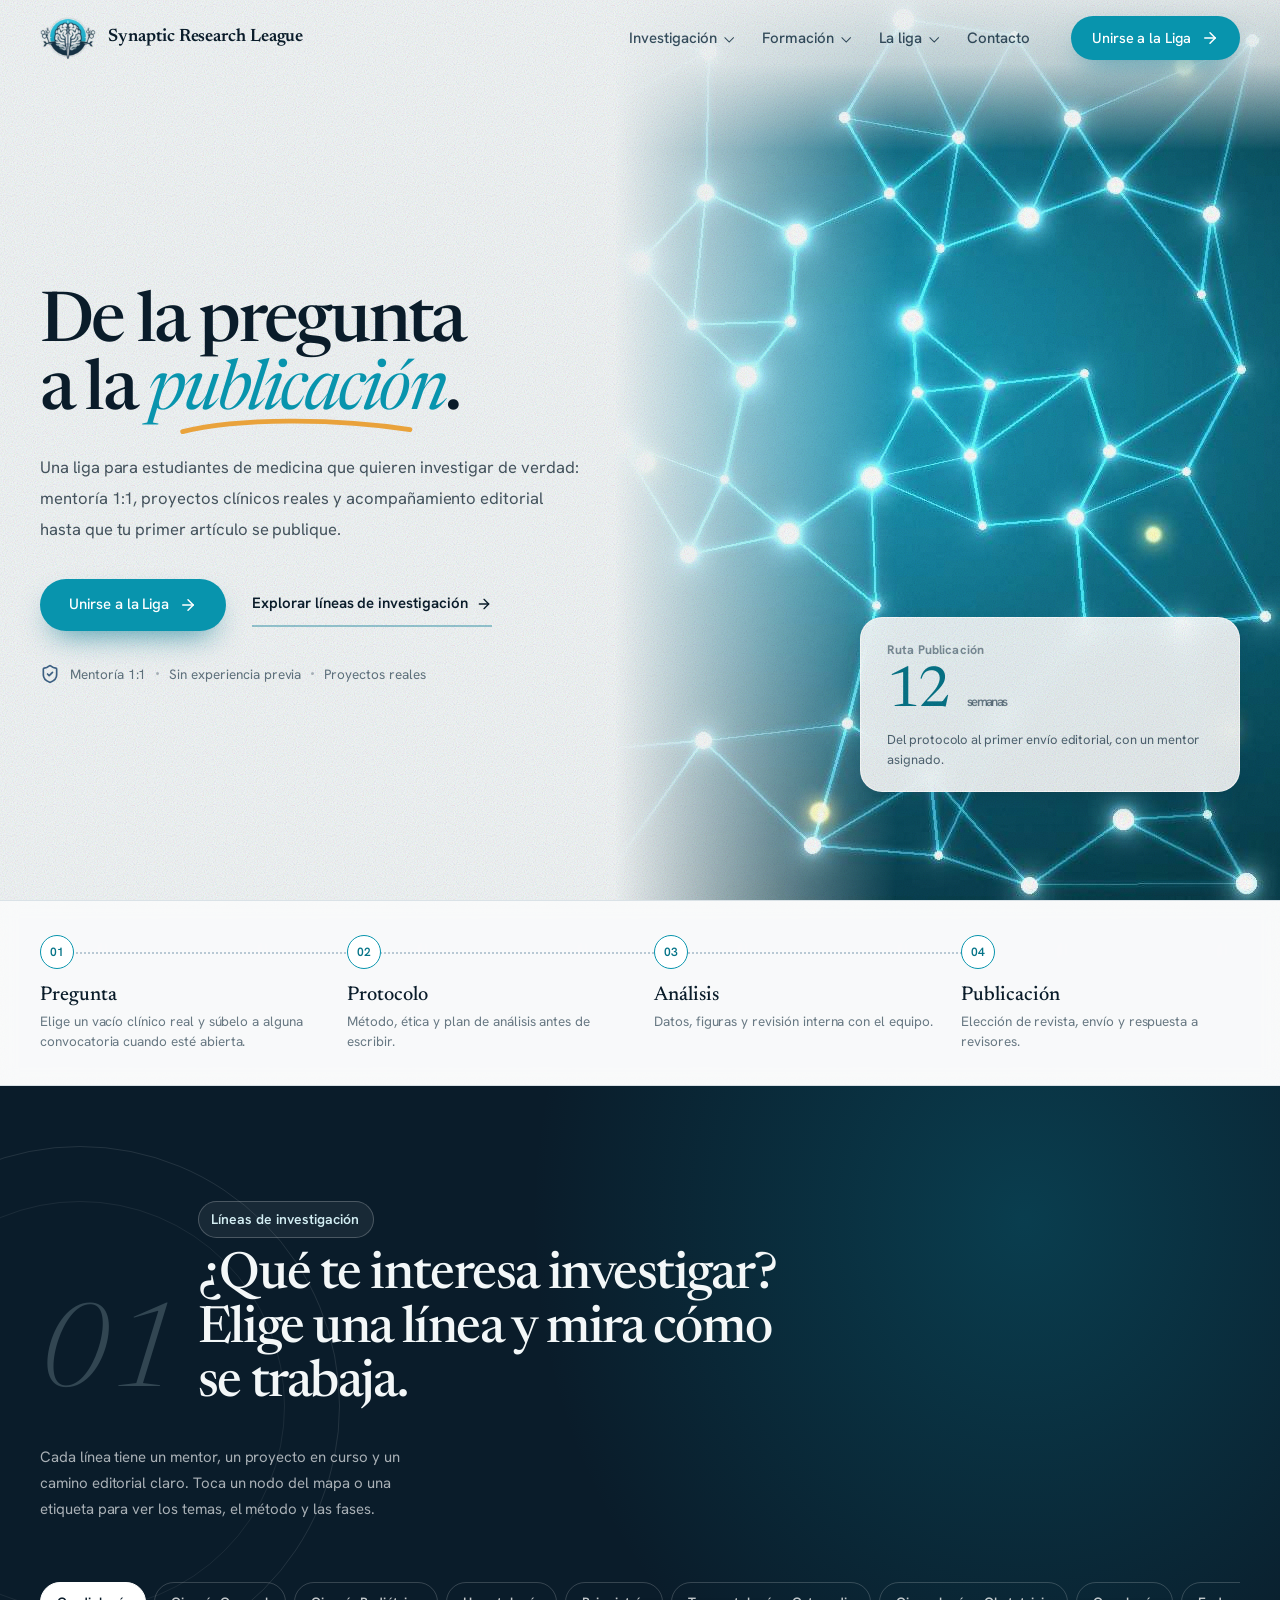
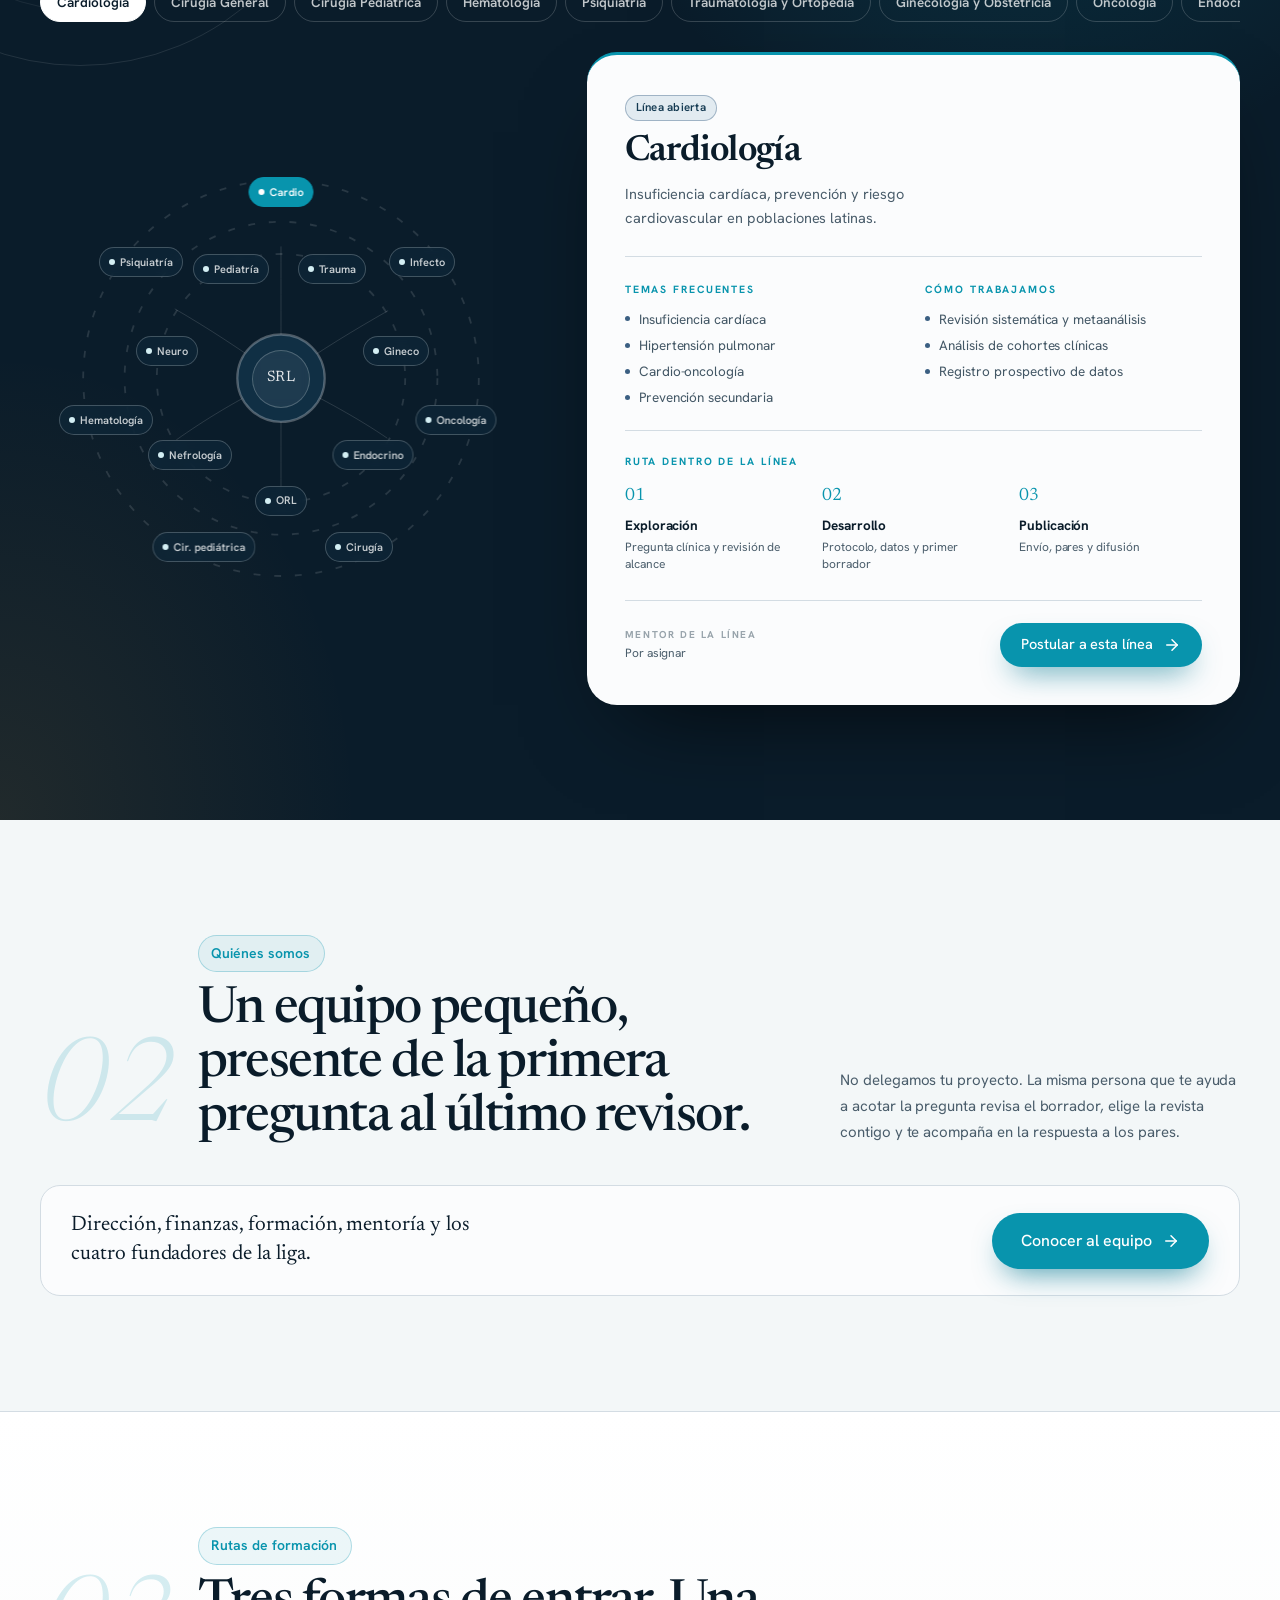
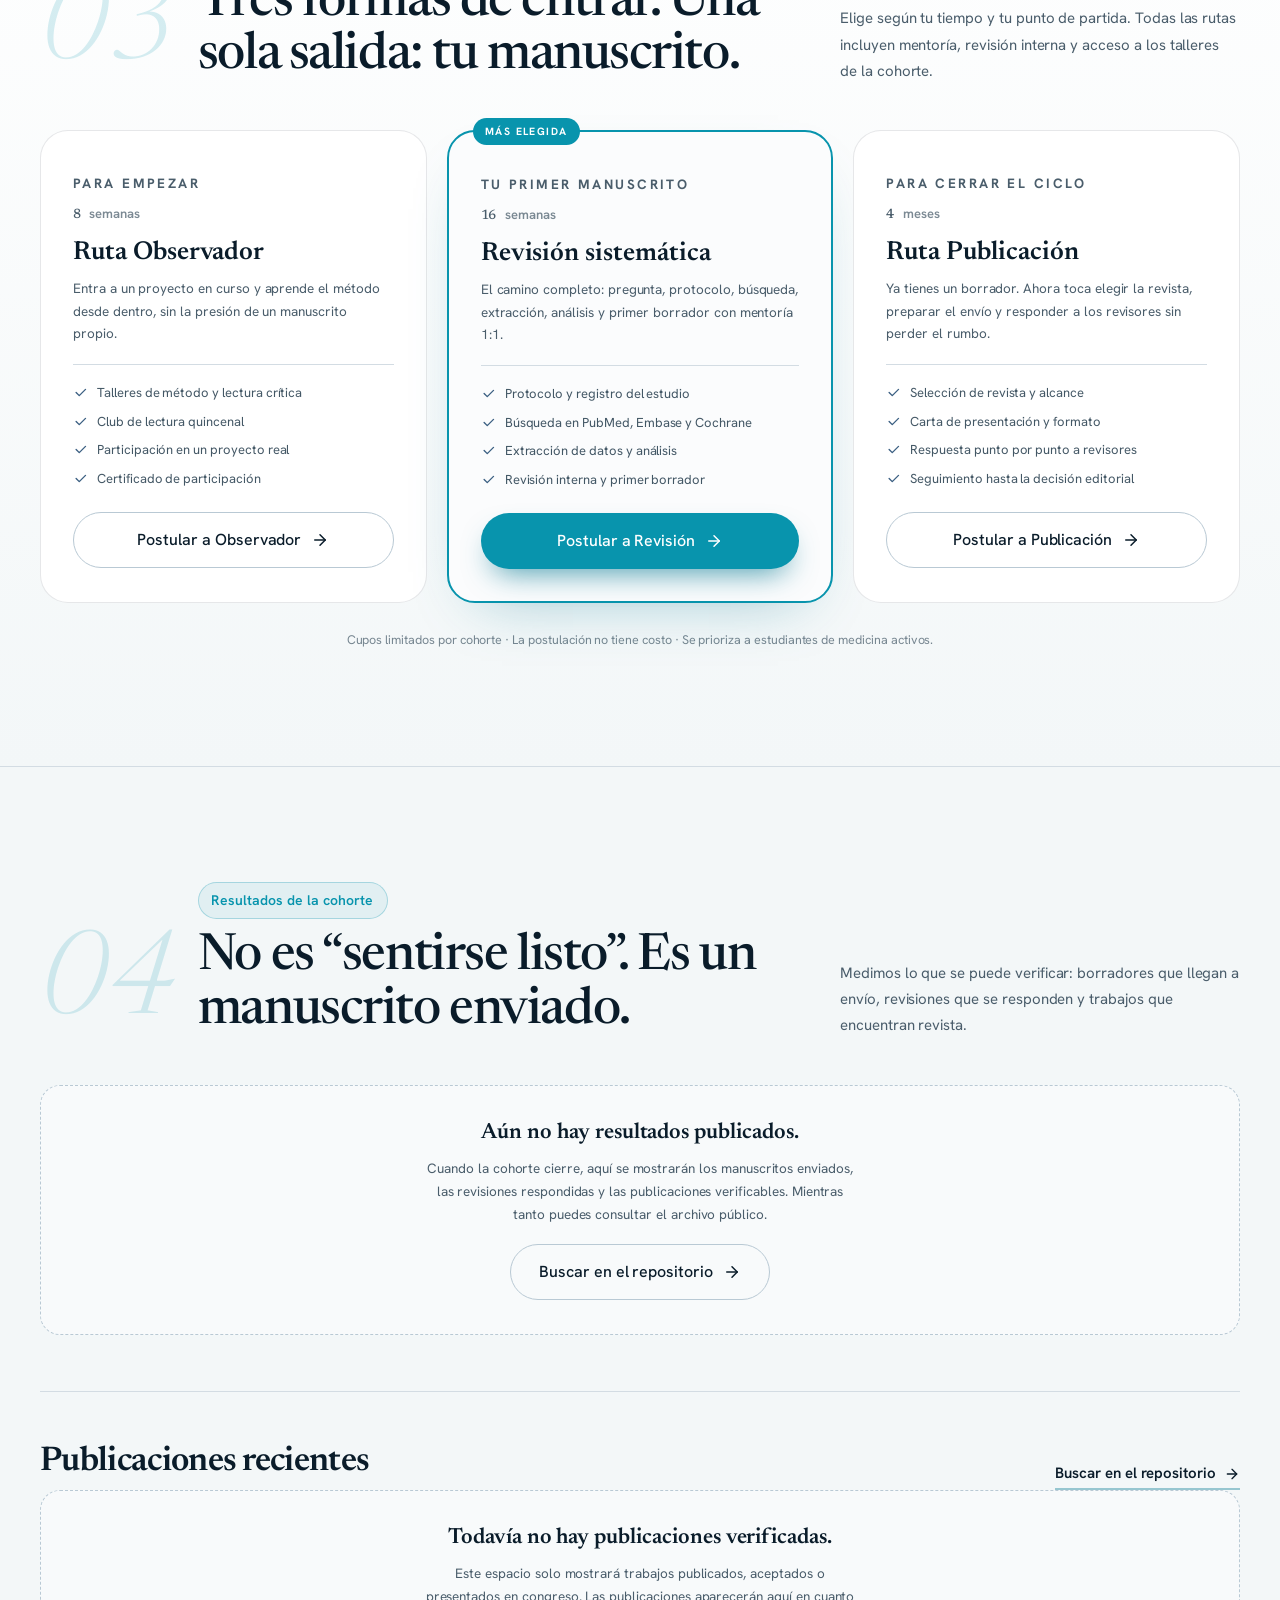
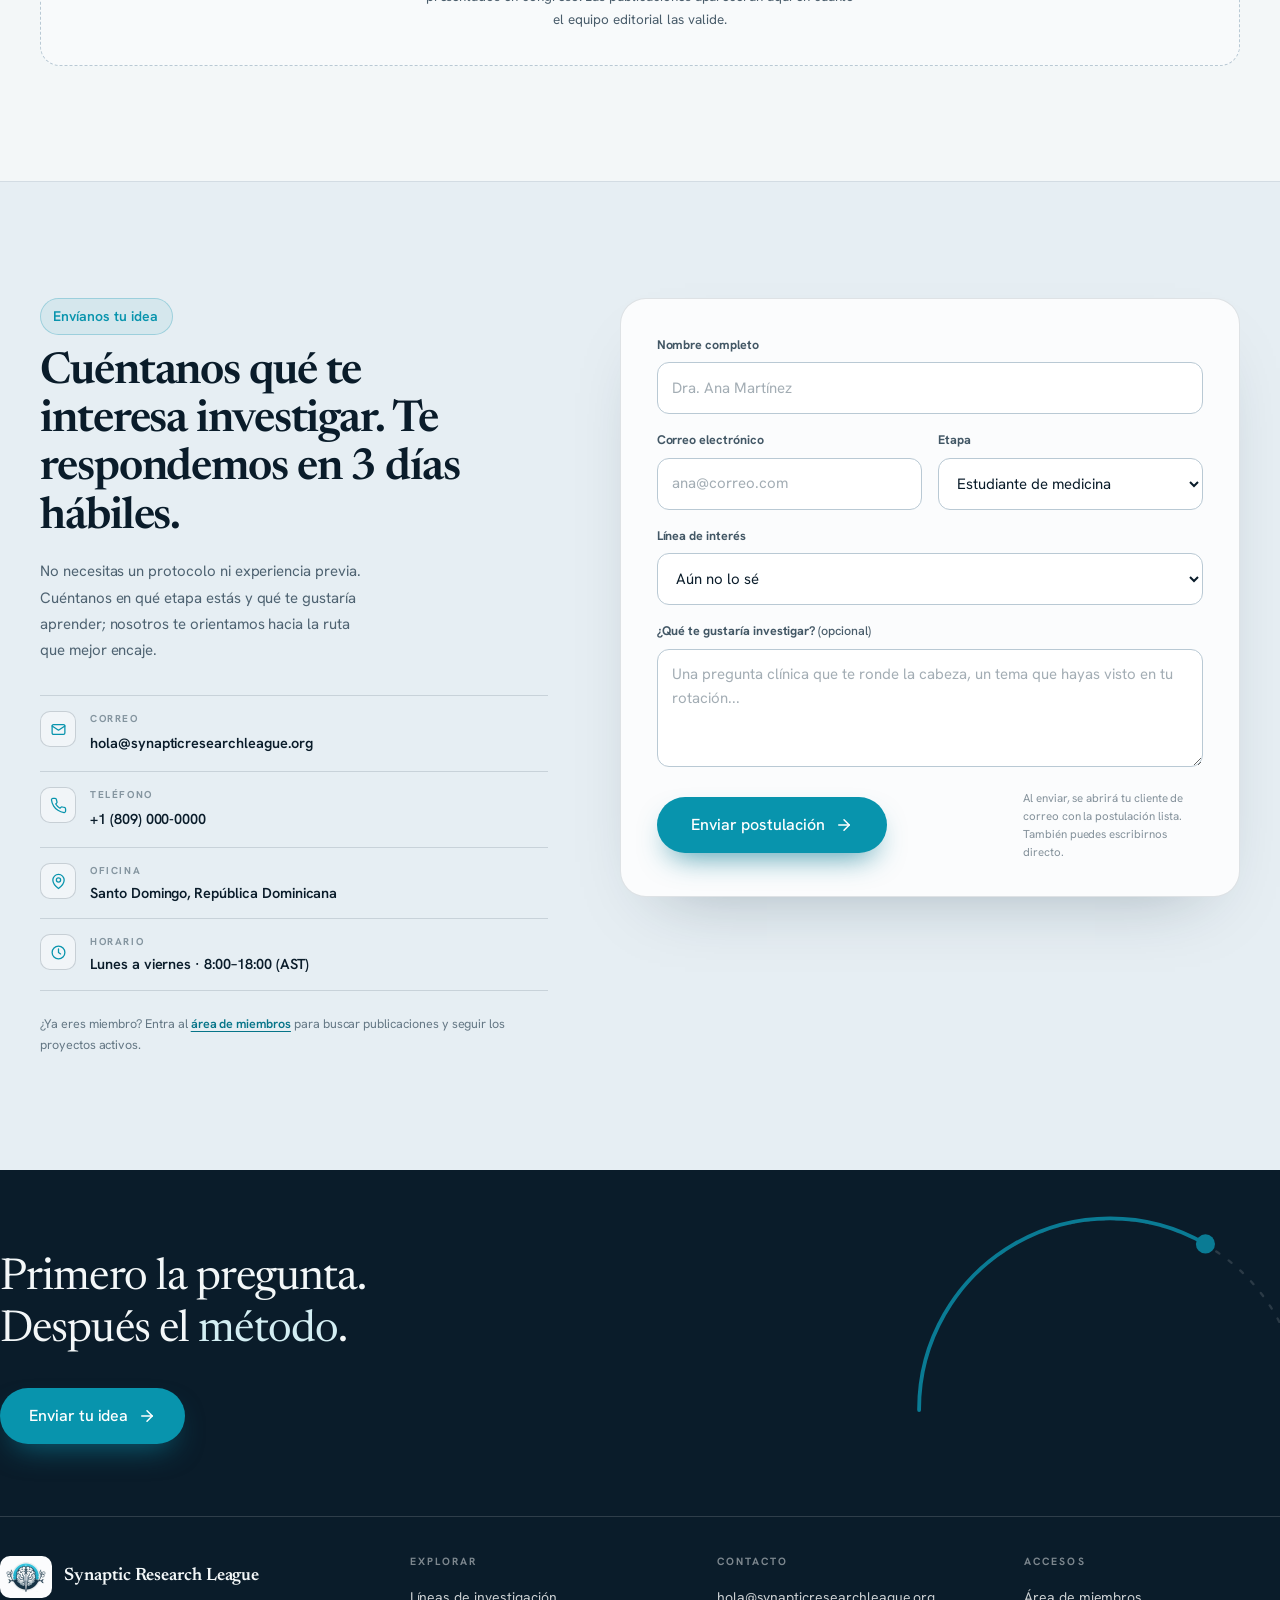
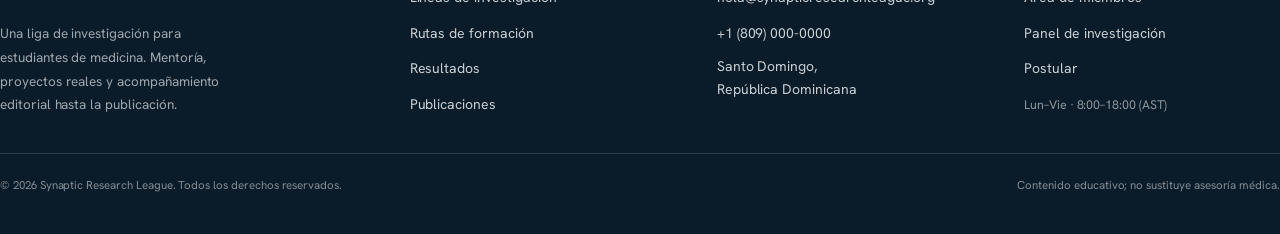
<file: index.html>
<!DOCTYPE html>
<html lang="es">
<head>
<meta charset="utf-8">
<meta http-equiv="Content-Type" content="text/html; charset=utf-8">
<meta name="viewport" content="width=device-width, initial-scale=1, viewport-fit=cover">
<title>Synaptic Research League &#183; De la pregunta a la publicaci&#243;n</title>
<meta name="description" content="Liga de investigaci&#243;n para estudiantes de medicina: mentor&#237;a 1:1, proyectos reales y acompa&#241;amiento editorial hasta tu primera publicaci&#243;n.">
<meta name="theme-color" content="#f4f8fa">
<meta property="og:title" content="Synaptic Research League &#183; De la pregunta a la publicaci&#243;n">
<meta property="og:description" content="Mentor&#237;a, proyectos reales y acompa&#241;amiento editorial para estudiantes de medicina que quieren publicar investigaci&#243;n.">
<meta property="og:type" content="website">
<link rel="icon" href="[data-uri]">
<link rel="preconnect" href="https://fonts.googleapis.com">
<link rel="preconnect" href="https://fonts.gstatic.com" crossorigin>
<link href="https://fonts.googleapis.com/css2?family=Fraunces:opsz,wght@9..144,400;9..144,500;9..144,600&family=Manrope:wght@400;500;600;700&display=swap" rel="stylesheet">
<style>
/* ============================================================
   Synaptic Research League \2014  sistema visual compartido
   Paleta y lenguaje gr\e1 fico: Motion Physio reference
   ============================================================ */
:root{
  --clay:#0a7b94; --clay-deep:#08677c; --clay-soft:#d9ecf1;
  --pine:#0e283a; --pine-soft:#143a52; --sage:#3b5f82; --sage-soft:#e2ebf1;
  --oat:#f4f8fa; --oat-deep:#e6eef3; --linen:#fbfcfd;
  --border:#d3dce3; --border-strong:#b9c9d4;
  --muted:#4a5d6b;
  --serif:"Fraunces",Georgia,"Times New Roman",serif;
  --sans:"Manrope",system-ui,-apple-system,"Segoe UI",Roboto,Arial,sans-serif;
  --ease:cubic-bezier(.22,1,.36,1);
  --ease-out:cubic-bezier(.23,1,.32,1);
  --radius:1rem;
  --head:76px;
  --shadow-soft:0 20px 50px -20px rgba(14,40,58,.28);
}
*{box-sizing:border-box}
html{scroll-behavior:smooth;scroll-padding-top:calc(var(--head) + 24px)}
body{margin:0;font:400 16px/1.65 var(--sans);color:var(--pine);background:var(--oat);-webkit-font-smoothing:antialiased;text-rendering:optimizeLegibility}
body.locked{overflow:hidden}
img{max-width:100%;display:block}
a{color:inherit}
button,input,select,textarea{font:inherit;color:inherit}
::selection{background:var(--clay);color:#ffffff}
:focus-visible{outline:3px solid var(--clay);outline-offset:3px}
[hidden]{display:none!important}
h1,h2,h3,h4,p{margin:0}
.wrap{width:100%;max-width:1280px;margin:0 auto;padding-left:clamp(20px,4vw,40px);padding-right:clamp(20px,4vw,40px)}
.skip{position:absolute;left:-999px;top:0;z-index:200;background:var(--linen);color:var(--pine);padding:12px 18px;border-radius:0 0 12px 0;font-weight:600}
.skip:focus{left:0}
.sr-only{position:absolute;width:1px;height:1px;padding:0;margin:-1px;overflow:hidden;clip:rect(0,0,0,0);white-space:nowrap;border:0}
.muted{color:var(--muted)}

/* ---------- Tipograf\ed a ---------- */
.eyebrow{display:inline-flex;align-items:center;gap:8px;font-size:12px;font-weight:600;letter-spacing:.2em;text-transform:uppercase;color:var(--clay)}
.eyebrow i{width:6px;height:6px;border-radius:50%;background:var(--clay);flex:none}
.serif{font-family:var(--serif)}
.ghost-num{font-family:var(--serif);font-size:clamp(56px,7vw,88px);line-height:.9;font-weight:400;color:rgba(14,40,58,.1);flex:none}
.dark .ghost-num{color:rgba(251,252,253,.16)}
.on-dark .eyebrow{color:var(--clay-soft)}
.on-dark .eyebrow i{background:var(--clay-soft)}
.sec-head{display:flex;align-items:flex-end;justify-content:space-between;gap:32px;flex-wrap:wrap}
.sec-head-left{display:flex;align-items:flex-end;gap:20px}
.sec-head h2{margin-top:12px;font-family:var(--serif);font-weight:600;font-size:clamp(30px,3.4vw,42px);line-height:1.12;letter-spacing:-.02em;max-width:22ch}
.sec-intro{max-width:25rem;font-size:15px;line-height:1.75;color:var(--muted)}
.on-dark .sec-intro{color:rgba(251,252,253,.66)}
section{position:relative}

/* ---------- Botones y enlaces ---------- */
.btn{display:inline-flex;align-items:center;justify-content:center;gap:10px;min-height:56px;padding:0 28px;border:1px solid transparent;border-radius:999px;background:var(--clay);color:#ffffff;font-weight:500;font-size:16px;line-height:1;text-decoration:none;cursor:pointer;box-shadow:0 14px 30px -12px rgba(10,123,148,.8);transition:background-color .18s ease,transform .14s var(--ease-out),box-shadow .18s ease,border-color .18s ease}
.btn svg{width:18px;height:18px;flex:none;transition:transform .18s var(--ease)}
.btn:hover{background:var(--clay-deep);box-shadow:0 18px 34px -14px rgba(8,103,124,.7)}
.btn:hover svg{transform:translateX(4px)}
.btn:active{transform:translateY(1px) scale(.995)}
.btn.sm{min-height:44px;padding:0 20px;font-size:14.5px}
.btn.ghost{background:transparent;color:var(--pine);border-color:var(--border-strong);box-shadow:none}
.btn.ghost:hover{background:var(--oat-deep);border-color:var(--pine)}
.btn.on-dark{background:var(--clay);color:#ffffff}
.btn.on-dark.ghost{background:transparent;color:var(--oat);border-color:rgba(251,252,253,.35);box-shadow:none}
.btn.on-dark.ghost:hover{background:rgba(251,252,253,.1);border-color:rgba(251,252,253,.6)}
.link-arrow{display:inline-flex;align-items:center;gap:8px;font-size:15px;font-weight:600;color:var(--pine);text-decoration:none;border-bottom:2px solid rgba(10,123,148,.4);padding-bottom:2px;transition:border-color .18s ease,color .18s ease}
.link-arrow svg{width:16px;height:16px;transition:transform .18s var(--ease)}
.link-arrow:hover{border-color:var(--clay);color:var(--clay-deep)}
.link-arrow:hover svg{transform:translateX(4px)}
.on-dark .link-arrow{color:var(--oat);border-color:rgba(251,252,253,.3)}
.on-dark .link-arrow:hover{color:#fff;border-color:var(--clay-soft)}
.pill-link{display:inline-flex;align-items:center;gap:8px;min-height:44px;padding:0 18px;border:1px solid var(--border-strong);border-radius:999px;background:transparent;color:var(--pine);font-size:14px;font-weight:600;text-decoration:none;transition:background-color .18s ease,border-color .18s ease,color .18s ease}
.pill-link:hover{background:var(--oat-deep);border-color:var(--pine)}

/* ---------- Cabecera ---------- */
.site{position:fixed;inset:0 0 auto 0;z-index:60;transition:background-color .3s ease,box-shadow .3s ease,backdrop-filter .3s ease}
.site::before{content:"";position:absolute;inset:0;background:transparent;transition:inherit;pointer-events:none}
.site.scrolled{background:rgba(251,252,253,.9);box-shadow:0 1px 0 rgba(14,40,58,.09);-webkit-backdrop-filter:blur(14px);backdrop-filter:blur(14px)}
.site.solid{background:rgba(251,252,253,.92);box-shadow:0 1px 0 rgba(14,40,58,.09);-webkit-backdrop-filter:blur(14px);backdrop-filter:blur(14px)}
.nav-wrap{display:flex;align-items:center;justify-content:space-between;gap:28px;height:var(--head);position:relative}
.brand{display:inline-flex;align-items:center;gap:12px;text-decoration:none;flex:none;min-height:48px}
.brand img{height:42px;width:auto;object-fit:contain}
.brand-text{display:flex;flex-direction:column;line-height:1}
.brand-text b{font-family:var(--serif);font-size:18px;font-weight:600;line-height:1.1;letter-spacing:-.005em;color:var(--pine);white-space:nowrap}
.brand-text span{margin-top:4px;font-size:9px;font-weight:700;letter-spacing:.32em;text-transform:uppercase;color:rgba(14,40,58,.6)}
.on-dark .brand-text b{color:var(--oat)}
.on-dark .brand-text span{color:rgba(251,252,253,.65)}
.main-nav{display:flex;align-items:center;gap:4px;margin-left:auto}
.nav-link,.nav-btn{position:relative;display:inline-flex;align-items:center;gap:6px;min-height:44px;padding:0 13px;border:0;background:none;font-size:15px;font-weight:500;color:rgba(14,40,58,.82);text-decoration:none;cursor:pointer;transition:color .18s ease;white-space:nowrap}
.nav-link::after,.nav-btn::after{content:"";position:absolute;left:13px;right:13px;bottom:7px;height:1px;background:var(--clay);transform:scaleX(0);transform-origin:left;transition:transform .22s var(--ease)}
.nav-link:hover,.nav-btn:hover,.nav-item.open .nav-btn{color:var(--pine)}
.nav-link:hover::after,.nav-btn:hover::after,.nav-item.open .nav-btn::after,.nav-link[aria-current="page"]::after{transform:scaleX(1)}
.nav-link[aria-current="page"]{color:var(--pine);font-weight:600}
.nav-chev{width:7px;height:7px;border-right:1.6px solid currentColor;border-bottom:1.6px solid currentColor;transform:rotate(45deg) translateY(-1px);transition:transform .2s var(--ease);margin-left:2px}
.nav-item.open .nav-chev{transform:rotate(-135deg) translateY(-1px)}
.nav-item{position:relative;display:flex}
.dd{position:absolute;left:0;top:calc(100% - 2px);min-width:308px;padding:8px;background:var(--linen);border:1px solid var(--border);border-radius:16px;box-shadow:0 24px 60px -28px rgba(14,40,58,.45);opacity:0;visibility:hidden;transform:translateY(6px);transition:opacity .18s ease,transform .18s var(--ease-out),visibility .18s}
.nav-item.open .dd{opacity:1;visibility:visible;transform:translateY(0)}
.dd a{display:flex;align-items:center;justify-content:space-between;gap:16px;padding:10px 14px;border-radius:10px;text-decoration:none;font-size:14.5px;font-weight:500;color:var(--pine);transition:background-color .15s ease,color .15s ease}
.dd a>span{min-width:0}
.dd a em{display:block;margin-top:2px;font-style:normal;font-size:11.5px;font-weight:500;line-height:1.4;color:var(--muted)}
.dd a:hover{background:var(--oat-deep);color:var(--clay-deep)}
.dd a:hover em{color:var(--clay-deep)}
.dd a small{font-size:11.5px;font-weight:600;color:var(--muted);flex:none}
.dd .dd-label{padding:9px 14px 5px;font-size:10px;font-weight:700;letter-spacing:.16em;text-transform:uppercase;color:rgba(14,40,58,.45)}
.profile{position:relative}
.profile-btn{display:flex;align-items:center;gap:9px;padding:4px 12px 4px 4px;border:1px solid var(--border);border-radius:999px;background:var(--linen);color:var(--pine);cursor:pointer;font:inherit;transition:border-color .18s ease,box-shadow .18s ease}
.profile-btn:hover{border-color:var(--border-strong);box-shadow:0 2px 10px rgba(14,40,58,.08)}
.profile-av{display:grid;place-items:center;width:34px;height:34px;border-radius:50%;background:var(--pine);color:var(--oat);font-size:10.5px;font-weight:700;letter-spacing:.03em;flex:none}
.profile-tx{text-align:left;line-height:1.15}
.profile-tx b{display:block;font-size:12px;font-weight:700;white-space:nowrap}
.profile-tx small{display:block;margin-top:2px;font-size:9px;font-weight:700;letter-spacing:.1em;text-transform:uppercase;color:var(--clay)}
.profile .nav-chev{margin-left:1px}
.profile.open .nav-chev{transform:rotate(-135deg) translateY(-1px)}
.profile-dd{left:auto;right:0;min-width:296px}
.profile.open .dd{opacity:1;visibility:visible;transform:translateY(0)}
.dd-signout{display:block;width:100%;margin-top:6px;padding:10px 14px;border:0;border-top:1px solid var(--border);border-radius:0 0 10px 10px;background:none;text-align:left;font:500 13px var(--sans);color:var(--clay-deep);cursor:pointer}
.dd-signout:hover{background:var(--oat-deep)}
.m-account{display:none}
body.has-member .m-account{display:block}
img.logo-tile{background:var(--linen);padding:6px;border-radius:10px}
.head-actions{display:flex;align-items:center;gap:14px;flex:none}
.head-link{font-size:13.5px;font-weight:600;color:rgba(14,40,58,.72);text-decoration:none;white-space:nowrap;padding:8px 2px;border-bottom:1px solid transparent;transition:color .18s ease,border-color .18s ease}
.head-link:hover{color:var(--clay-deep);border-color:var(--clay)}
.menu-btn{display:none;align-items:center;gap:9px;min-height:44px;padding:0 16px;border:1px solid var(--border-strong);border-radius:999px;background:rgba(251,252,253,.7);color:var(--pine);font-size:14px;font-weight:600;cursor:pointer}
.menu-btn .bars{position:relative;width:16px;height:10px}
.menu-btn .bars span{position:absolute;left:0;width:16px;height:1.6px;background:currentColor;transition:transform .2s var(--ease),opacity .15s ease}
.menu-btn .bars span:first-child{top:0}
.menu-btn .bars span:last-child{bottom:0}
.menu-btn[aria-expanded="true"] .bars span:first-child{transform:translateY(4px) rotate(45deg)}
.menu-btn[aria-expanded="true"] .bars span:last-child{transform:translateY(-4px) rotate(-45deg)}

/* ---------- Menú móvil ---------- */
.mmenu{position:fixed;inset:var(--head) 0 0;z-index:55;display:flex;flex-direction:column;padding:0 clamp(20px,5vw,40px);overflow-y:auto;overscroll-behavior:contain;-webkit-overflow-scrolling:touch;scrollbar-width:thin;scrollbar-color:var(--border-strong) transparent;background:radial-gradient(120% 80% at 100% 0%,rgba(10,123,148,.08),transparent 55%),linear-gradient(180deg,var(--linen),var(--oat) 55%,var(--oat-deep));opacity:0;visibility:hidden;transform:translateY(-10px);transition:opacity .26s ease,transform .34s var(--ease),visibility .26s}
.mmenu::-webkit-scrollbar{width:8px}
.mmenu::-webkit-scrollbar-thumb{background:var(--border-strong);border-radius:999px}
.mmenu.open{opacity:1;visibility:visible;transform:none}
.mmenu-inner{display:flex;flex-direction:column;width:100%;max-width:760px;min-height:100%;margin:0 auto;padding:22px 0 calc(14px + env(safe-area-inset-bottom,0px))}
.mmenu-head{display:flex;align-items:baseline;justify-content:space-between;gap:20px;padding-bottom:14px;border-bottom:1px solid var(--border)}
.mmenu-eyebrow{font-size:10.5px;font-weight:700;letter-spacing:.22em;text-transform:uppercase;color:var(--clay-deep)}
.mmenu-note{font-family:var(--serif);font-size:13.5px;line-height:1.4;color:var(--muted);text-align:right}
.mmenu-list{list-style:none;margin:0;padding:0}
.mmenu-list>li{border-bottom:1px solid var(--border);opacity:0;transform:translateY(12px);transition:opacity .36s ease,transform .46s var(--ease)}
.mmenu-list>li:last-child{border-bottom:0}
.mmenu.open .mmenu-list>li{opacity:1;transform:none}
.mmenu.open .mmenu-list>li:nth-child(1){transition-delay:.04s}
.mmenu.open .mmenu-list>li:nth-child(2){transition-delay:.08s}
.mmenu.open .mmenu-list>li:nth-child(3){transition-delay:.12s}
.mmenu.open .mmenu-list>li:nth-child(4){transition-delay:.16s}
.mmenu.open .mmenu-list>li:nth-child(5){transition-delay:.2s}
.mmenu.open .mmenu-list>li:nth-child(6){transition-delay:.24s}
.mmenu.open .mmenu-list>li:nth-child(7){transition-delay:.28s}
.mmenu.open .mmenu-list>li:nth-child(8){transition-delay:.32s}
.mmenu.open .mmenu-list>li:nth-child(9){transition-delay:.36s}
.mmenu.open .mmenu-list>li:nth-child(10){transition-delay:.4s}
.mmenu-list a{display:grid;grid-template-columns:42px minmax(0,1fr) 32px;align-items:center;column-gap:15px;padding:12px 4px;border-radius:12px;text-decoration:none;color:var(--pine)}
.m-icon{display:grid;place-items:center;width:42px;height:42px;border-radius:13px;background:var(--clay-soft);color:var(--clay-deep);transition:background-color .18s ease,color .18s ease,transform .16s var(--ease-out)}
.m-icon svg{width:20px;height:20px}
.m-tx{min-width:0}
.m-tx b{display:block;font-family:var(--serif);font-size:21.5px;font-weight:500;line-height:1.18;letter-spacing:-.01em;color:var(--pine)}
.m-tx small{display:block;margin-top:3px;font-size:12px;font-weight:500;line-height:1.45;color:var(--muted)}
.m-go{display:grid;place-items:center;width:32px;height:32px;border-radius:50%;color:var(--clay-deep);opacity:.65;transition:opacity .18s ease,background-color .18s ease,transform .22s var(--ease)}
.m-go svg{width:16px;height:16px}
.mmenu-list a:hover .m-icon,.mmenu-list a:focus-visible .m-icon{background:var(--clay);color:#fff}
.mmenu-list a:hover .m-go,.mmenu-list a:focus-visible .m-go{opacity:1;background:rgba(10,123,148,.1);transform:translateX(3px)}
.mmenu-list a:active .m-icon{transform:scale(.96)}
@media (hover:hover) and (pointer:fine){
  .mmenu-list a:hover .m-tx b{color:var(--clay-deep)}
}
.mmenu-label{display:none;padding:24px 4px 6px!important;border:0!important;font-size:10px;font-weight:700;letter-spacing:.2em;text-transform:uppercase;color:var(--muted)}
body.has-member .mmenu-label{display:block}
.mmenu-list .m-account a{grid-template-columns:42px minmax(0,1fr) auto;padding:10px 4px}
.mmenu-list .m-account .m-icon{border-radius:50%;background:var(--oat-deep);color:var(--pine)}
.mmenu-list .m-account a:hover .m-icon{background:var(--pine);color:var(--oat)}
.mmenu-list .m-account .m-tx b{font-family:var(--sans);font-size:14.5px;font-weight:600;letter-spacing:0;line-height:1.3}
.mmenu-list .m-account .m-tx small{font-size:11.5px}
.m-pill{display:inline-flex;align-items:center;justify-content:center;min-width:52px;height:26px;padding:0 10px;border-radius:999px;background:var(--pine);color:var(--oat);font-size:10px;font-weight:700;letter-spacing:.06em;text-transform:uppercase}
.mmenu-foot{margin-top:auto;padding-top:20px}
.mmenu .mcta{display:grid;gap:10px}
.mmenu .mcta .btn{width:100%;min-height:52px}
.mmenu .meta{display:flex;align-items:center;justify-content:space-between;gap:12px;flex-wrap:wrap;margin-top:18px;padding-top:16px;border-top:1px solid var(--border);font-size:12px;line-height:1.7;color:var(--muted)}
.mmenu .meta a{color:var(--clay-deep);text-decoration:underline;text-decoration-color:rgba(10,123,148,.35);text-underline-offset:3px}
.mmenu .meta a:hover{text-decoration-color:var(--clay)}
@media (max-height:720px){
  .mmenu-inner{padding:14px 0 calc(16px + env(safe-area-inset-bottom,0px))}
  .mmenu-head{padding-bottom:10px}
  .mmenu-note{display:none}
  .mmenu-list a{padding:9px 2px;column-gap:12px}
  .m-icon{width:36px;height:36px;border-radius:11px}
  .m-icon svg{width:18px;height:18px}
  .m-tx b{font-size:19px}
  .m-tx small{display:none}
  .mmenu-label{padding:10px 2px 0!important}
  .mmenu-list .m-account a{padding:7px 2px}
  .mmenu-foot{padding-top:12px}
  .mmenu .mcta{gap:8px}
  .mmenu .mcta .btn{min-height:46px;font-size:14.5px}
  .mmenu .meta{margin-top:12px;padding-top:10px;font-size:11px}
}

/* ---------- Grano y revelados ---------- */
.grain{position:relative;isolation:isolate}
.grain::after{content:"";position:absolute;inset:0;z-index:0;pointer-events:none;opacity:.32;mix-blend-mode:multiply;background-image:url("data:image/svg+xml;utf8,<svg xmlns='http://www.w3.org/2000/svg' width='160' height='160'><filter id='n'><feTurbulence type='fractalNoise' baseFrequency='0.9' numOctaves='2' stitchTiles='stitch'/><feColorMatrix values='0 0 0 0 0.45 0 0 0 0 0.38 0 0 0 0 0.3 0 0 0 0.08'/></filter><rect width='100%' height='100%' filter='url(%23n)'/></svg>")}
.grain>*{position:relative;z-index:1}

[data-reveal]{opacity:0;transform:translateY(24px);transition:opacity .6s ease,transform .6s var(--ease);transition-delay:var(--delay,0ms)}
[data-reveal].seen{opacity:1;transform:none}
@keyframes rise{from{opacity:0;transform:translateY(24px)}to{opacity:1;transform:none}}
.hero [data-enter]{opacity:0;animation:rise .7s var(--ease) forwards;animation-delay:var(--d,0s)}
@keyframes arc-draw{to{stroke-dashoffset:0}}
.arc-draw{stroke-dasharray:600;stroke-dashoffset:600;animation:arc-draw 1.8s ease-out .35s forwards}

/* ---------- Pie ---------- */
.site-foot{background:var(--pine);color:var(--oat);overflow:hidden}
.foot-main{padding:clamp(56px,7vw,84px) 0 40px;position:relative}
.foot-statement{max-width:44rem;position:relative;z-index:1}
.foot-statement p{font-family:var(--serif);font-weight:400;font-size:clamp(30px,4vw,44px);line-height:1.18;letter-spacing:-.02em}
.foot-statement p em{font-style:normal;color:var(--clay-soft)}
.foot-statement .btn{margin-top:30px}
.foot-grid{display:grid;grid-template-columns:1.4fr 1fr 1fr 1fr;gap:clamp(28px,4vw,56px);margin-top:clamp(48px,6vw,72px);padding-top:36px;border-top:1px solid rgba(251,252,253,.15);position:relative;z-index:1}
.foot-brand p{margin-top:16px;font-size:13.5px;line-height:1.75;color:rgba(251,252,253,.62);max-width:30ch}
.foot-brand .brand{max-width:100%}
.foot-brand .brand-text{min-width:0}
.foot-brand .brand-text b{color:var(--oat);white-space:normal}
.foot-col h3{font-size:10.5px;font-weight:700;letter-spacing:.2em;text-transform:uppercase;color:rgba(251,252,253,.48);margin-bottom:14px}
.foot-col ul{list-style:none;margin:0;padding:0;display:grid;gap:9px}
.foot-col a,.foot-col address{font-style:normal;font-size:14px;line-height:1.6;color:rgba(251,252,253,.8);text-decoration:none;transition:color .16s ease}
.foot-col a:hover{color:#fff;text-decoration:underline;text-underline-offset:3px}
.foot-col .small{font-size:12.5px;color:rgba(251,252,253,.55)}
.foot-legal{border-top:1px solid rgba(251,252,253,.15);margin-top:36px;padding-top:22px;display:flex;justify-content:space-between;gap:18px;flex-wrap:wrap;font-size:11.5px;line-height:1.6;color:rgba(251,252,253,.5);position:relative;z-index:1}
.foot-arc{position:absolute;right:-40px;top:30px;width:min(420px,40vw);color:rgba(251,252,253,.22);pointer-events:none;z-index:0}

/* ---------- Utilidades ---------- */
.tag{display:inline-flex;align-items:center;gap:6px;min-height:26px;padding:0 10px;border:1px solid var(--border);border-radius:999px;background:rgba(251,252,253,.7);font-size:11.5px;font-weight:600;letter-spacing:.02em;color:var(--pine);white-space:nowrap}
.tag.clay{background:var(--clay-soft);border-color:rgba(10,123,148,.3);color:var(--clay-deep)}
.tag.sage{background:var(--sage-soft);border-color:rgba(59,95,130,.4);color:#143a52}
.dot-live{width:7px;height:7px;border-radius:50%;background:var(--clay);box-shadow:0 0 0 4px rgba(10,123,148,.16)}
img.fallback{opacity:0}
.img-fallback{background:linear-gradient(145deg,var(--oat-deep),var(--sage-soft));display:grid;place-items:center;font-family:var(--serif);font-size:clamp(26px,4vw,44px);color:rgba(14,40,58,.45)}

/* ---------- Responsive ---------- */
@media (max-width:1180px){
  .head-link{display:none}
}
@media (max-width:1020px){
  .main-nav{display:none}
  .menu-btn{display:inline-flex}
  .head-actions .btn{display:none}
}
@media (max-width:640px){
  :root{--head:68px}
  .brand img{height:36px}
  .brand-text b{font-size:15px}
  .brand-text span{font-size:8px;letter-spacing:.28em}
  .profile-tx{display:none}
  .profile-btn{padding:3px}
  .profile .nav-chev{display:none}
  .ghost-num{font-size:54px}
  .sec-head{gap:18px}
  .sec-head-left{gap:14px}
  .foot-grid{grid-template-columns:1fr 1fr;gap:30px}
  .foot-brand{grid-column:1/-1}
  .foot-legal{font-size:11px}
}
@media (prefers-reduced-motion:reduce){
  html{scroll-behavior:auto}
  *,*::before,*::after{animation-duration:.01ms!important;animation-iteration-count:1!important;transition-duration:.01ms!important}
  .hero [data-enter]{opacity:1}
  [data-reveal]{opacity:1;transform:none}
  .arc-draw{stroke-dashoffset:0}
}

</style>
<style>
/* ===== Portada ===== */
.hero{padding-top:var(--head);overflow:hidden}
@media (min-width:1021px){
  .hero{min-height:100svh;display:flex;flex-direction:column}
  .hero-grid{flex:1;min-height:0;padding-top:clamp(16px,3vh,36px);padding-bottom:clamp(16px,3vh,48px)}
  .hero h1{margin-top:clamp(14px,2.6vh,24px);font-size:clamp(36px,min(5.1vw,8.4vh),64px)}
  .hero-lead{margin-top:clamp(14px,2.4vh,26px);font-size:clamp(15px,2.1vh,17px);line-height:1.7}
  .hero-actions{margin-top:clamp(18px,3vh,34px)}
  .hero-trust{margin-top:clamp(16px,2.6vh,32px)}
  .hero .hero-grid{min-height:0;padding-top:clamp(10px,1.8vh,22px);padding-bottom:clamp(10px,1.8vh,22px)}
  .hero .hero-media{align-self:stretch;display:flex;flex-direction:column;padding-bottom:0;margin-left:0}
  .hero .hero-frame{flex:1;aspect-ratio:auto;max-height:none;min-height:380px;height:auto}
  .hero .hero-card{left:-8px;bottom:36px;z-index:3;box-shadow:0 24px 60px -18px rgba(14,40,58,.55)}
  .journey{padding:clamp(14px,2.4vh,26px) 0}
}
.hero-grid{display:grid;grid-template-columns:repeat(12,1fr);gap:24px;align-items:center;min-height:calc(100svh - var(--head));padding-top:36px;padding-bottom:48px}
.hero-copy{grid-column:1/span 6;position:relative;z-index:2}
.hero h1{margin-top:24px;font-family:var(--serif);font-weight:600;font-size:clamp(40px,5.1vw,64px);line-height:1.07;letter-spacing:-.025em;color:var(--pine);max-width:13ch}
.hero h1 .nowrap{white-space:nowrap}
.hero h1 .mark{position:relative;display:inline-block;color:var(--clay);white-space:nowrap}
.hero h1 .mark svg{position:absolute;left:0;bottom:-.16em;width:100%;height:.34em;overflow:visible;pointer-events:none}
.hero-lead{margin-top:26px;max-width:31rem;font-size:17px;line-height:1.85;color:rgba(14,40,58,.76)}
.hero-actions{display:flex;align-items:center;flex-wrap:wrap;gap:18px 26px;margin-top:34px}
.hero-secondary{display:inline-flex;align-items:center;gap:8px;min-height:44px;font-size:15px;font-weight:600;color:var(--pine);text-decoration:none;border-bottom:2px solid rgba(10,123,148,.4);transition:color .18s ease,border-color .18s ease}
.hero-secondary svg{width:16px;height:16px;transition:transform .18s var(--ease)}
.hero-secondary:hover{color:var(--clay-deep);border-color:var(--clay)}
.hero-secondary:hover svg{transform:translateX(4px)}
.hero-trust{display:flex;align-items:center;flex-wrap:wrap;gap:8px 10px;margin-top:32px;font-size:13.5px;color:rgba(14,40,58,.64)}
.hero-trust svg{width:20px;height:20px;color:var(--sage);flex:none}
.hero-trust span{width:3px;height:3px;border-radius:50%;background:rgba(14,40,58,.3)}
.hero-media{grid-column:7/span 6;position:relative;margin-right:calc(-1 * (max(20px,50vw - 640px + 40px) + clamp(160px,22vw,340px)));transform:translateX(clamp(10px,2vw,40px));padding-bottom:22px}
.hero-frame{position:relative;aspect-ratio:5/4;overflow:hidden;border-radius:28px 0 0 48px;background:linear-gradient(150deg,var(--oat-deep),var(--sage-soft) 60%,#cfdde4)}
.hero-frame img{width:100%;height:100%;object-fit:cover;transition:transform 1.1s var(--ease)}
.hero-frame:hover img{transform:scale(1.025)}
.hero-frame::after{content:"";position:absolute;inset:0;background:linear-gradient(35deg,rgba(14,40,58,.22),transparent 55%);pointer-events:none}
.hero-card{position:absolute;left:24px;bottom:52px;z-index:2;width:min(348px,calc(100% - 48px));padding:20px 22px;border:1px solid rgba(211,220,227,.8);border-radius:18px;background:rgba(251,252,253,.94);-webkit-backdrop-filter:blur(10px);backdrop-filter:blur(10px);box-shadow:0 20px 50px -20px rgba(14,40,58,.45)}
.hero-card .hc-label{font-size:10.5px;font-weight:700;letter-spacing:.18em;text-transform:uppercase;color:rgba(14,40,58,.5)}
.hero-card .hc-big{margin-top:3px;font-family:var(--serif);font-size:36px;font-weight:500;line-height:1.1;color:var(--pine)}
.hero-card .hc-big span{margin-left:6px;font-family:var(--sans);font-size:13px;font-weight:600;color:rgba(14,40,58,.58)}
.hero-card .hc-sub{margin-top:5px;font-size:13px;line-height:1.5;color:rgba(14,40,58,.7)}
.hero-arc{position:absolute;top:-18px;right:32px;width:150px;color:rgba(251,252,253,.8);pointer-events:none;z-index:2}
.journey-wrap{border-top:1px solid rgba(211,220,227,.8);border-bottom:1px solid rgba(211,220,227,.8);background:rgba(251,252,253,.55)}
.journey{list-style:none;display:grid;grid-template-columns:repeat(4,1fr);margin:0;padding:26px 0;gap:20px 28px}
.journey li{display:flex;align-items:flex-start;gap:14px;min-width:0}
.journey .jn{font-family:var(--serif);font-size:24px;line-height:1;color:var(--clay);flex:none;margin-top:2px}
.journey b{display:block;font-family:var(--serif);font-size:18px;font-weight:600;line-height:1.25;color:var(--pine)}
.journey small{display:block;margin-top:4px;font-size:13.5px;line-height:1.45;color:rgba(14,40,58,.62)}
@media (max-width:1020px){
  .hero-grid{grid-template-columns:1fr;gap:34px;padding-top:22px;padding-bottom:0}
  .hero-copy{grid-column:1}
  .hero h1{max-width:15ch}
  .hero-media{grid-column:1;margin-right:0;padding-bottom:0;transform:none}
  .hero-frame{aspect-ratio:16/10;border-radius:24px}
  .hero-card{left:16px;bottom:16px}
  .hero-arc{display:none}
  .journey{grid-template-columns:repeat(2,1fr);padding:22px 0}
}
@media (max-width:620px){
  .hero h1{font-size:clamp(38px,11vw,50px);max-width:11ch}
  .hero-lead{font-size:16px}
  .hero-actions{gap:14px}
  .hero-actions .btn{width:100%}
  .hero-secondary{min-height:38px}
  .hero-trust{font-size:12.5px;gap:7px}
  .hero-frame{aspect-ratio:4/3;border-radius:20px}
  .hero-card{padding:16px 18px;bottom:12px;left:12px;width:calc(100% - 24px)}
  .hero-card .hc-big{font-size:30px}
  .journey{gap:18px}
  .journey li{gap:10px}
  .journey b{font-size:16.5px}
}

/* ===== Secci\f3 n de l\ed neas (oscura) ===== */
.lines{background:var(--pine);color:var(--oat);padding:clamp(72px,9vw,118px) 0;overflow:hidden}
.lines .deco-ring{position:absolute;left:-180px;top:60px;width:520px;height:520px;border:1px solid rgba(251,252,253,.1);border-radius:50%;pointer-events:none}
.lines .deco-ring::after{content:"";position:absolute;inset:54px;border:1px solid rgba(251,252,253,.07);border-radius:50%}
.lines .sec-head h2{color:var(--oat);max-width:20ch}
.line-tabs{display:flex;gap:8px;overflow-x:auto;padding:26px 0 4px;margin-top:34px;scrollbar-width:none}
.line-tabs::-webkit-scrollbar{display:none}
.line-tab{flex:none;min-height:40px;padding:0 16px;border:1px solid rgba(251,252,253,.22);border-radius:999px;background:transparent;color:rgba(251,252,253,.76);font-size:13.5px;font-weight:600;cursor:pointer;transition:background-color .18s ease,border-color .18s ease,color .18s ease}
.line-tab:hover{border-color:rgba(251,252,253,.52);color:var(--oat)}
.line-tab[aria-selected="true"]{background:var(--clay);border-color:var(--clay);color:#ffffff}
.line-grid{display:grid;grid-template-columns:minmax(0,.85fr) minmax(0,1.15fr);gap:clamp(24px,5vw,64px);align-items:center;margin-top:26px}
.map{position:relative;width:100%;max-width:460px;margin:0 auto;aspect-ratio:1/1.04}
.map .orbit{fill:none;stroke:rgba(251,252,253,.12);stroke-width:.4;stroke-dasharray:1.5 3}
.map svg{position:absolute;inset:0;width:100%;height:100%;overflow:visible}
.map .orbit{fill:none;stroke:rgba(251,252,253,.12);stroke-width:.4;stroke-dasharray:1.5 3}
.map .link-line{fill:none;stroke:rgba(251,252,253,.32);stroke-width:.42;stroke-dasharray:3 5;animation:flow 14s linear infinite;vector-effect:non-scaling-stroke}
.map .link-line.hot{stroke:rgba(10,123,148,.9);stroke-width:.7}
@keyframes flow{to{stroke-dashoffset:-160}}
.map .hub{fill:var(--pine-soft);stroke:rgba(251,252,253,.28);stroke-width:.5}
.hub-node{position:absolute;left:50%;top:50%;transform:translate(-50%,-50%);display:grid;place-items:center;width:58px;height:58px;border-radius:50%;background:rgba(251,252,253,.06);border:1px solid rgba(251,252,253,.22);font-family:var(--serif);font-size:15px;letter-spacing:.06em;color:rgba(251,252,253,.9);-webkit-backdrop-filter:blur(4px);backdrop-filter:blur(4px);pointer-events:none}
.node{position:absolute;left:var(--x);top:var(--y);transform:translate(-50%,-50%);display:inline-flex;align-items:center;gap:7px;min-height:36px;padding:0 12px;border:1px solid rgba(251,252,253,.22);border-radius:999px;background:rgba(14,40,58,.72);color:rgba(251,252,253,.78);font-size:12.5px;font-weight:600;white-space:nowrap;cursor:pointer;-webkit-backdrop-filter:blur(6px);backdrop-filter:blur(6px);transition:background-color .18s ease,border-color .18s ease,color .18s ease,transform .18s var(--ease)}
.node::before{content:"";width:7px;height:7px;border-radius:50%;background:var(--clay-soft);flex:none;box-shadow:0 0 0 0 rgba(217,236,241,.35);animation:node-pulse 2.8s ease-out infinite}
.node:hover{border-color:rgba(251,252,253,.6);color:#fff;transform:translate(-50%,-50%) translateY(-1px)}
.node[aria-pressed="true"]{background:var(--clay);border-color:var(--clay);color:#ffffff}
.node[aria-pressed="true"]::before{background:#fff}
.map .node{min-height:30px;padding:0 9px;font-size:11px;gap:5px}
.map .node::before{width:6px;height:6px}
@keyframes node-pulse{0%{box-shadow:0 0 0 0 rgba(217,236,241,.35)}70%{box-shadow:0 0 0 7px rgba(217,236,241,0)}100%{box-shadow:0 0 0 0 rgba(217,236,241,0)}}
.line-card{background:var(--linen);color:var(--pine);border-radius:26px;padding:clamp(24px,3.4vw,38px);box-shadow:0 30px 80px -40px rgba(0,0,0,.6);min-height:430px}
.line-card.swap{animation:card-in .38s var(--ease)}
@keyframes card-in{from{opacity:0;transform:translateY(10px)}to{opacity:1;transform:none}}
.lc-top h3{margin-top:12px;font-family:var(--serif);font-size:clamp(28px,3vw,36px);font-weight:600;line-height:1.1;letter-spacing:-.02em}
.lc-top>p{margin-top:10px;font-size:14.5px;line-height:1.65;color:var(--muted);max-width:46ch}
.lc-cols{display:grid;grid-template-columns:1fr 1fr;gap:24px;margin-top:26px;padding-top:24px;border-top:1px solid var(--border)}
.lc-cols h4,.lc-route h4{font-size:10.5px;font-weight:700;letter-spacing:.18em;text-transform:uppercase;color:var(--clay)}
.lc-cols ul{list-style:none;margin:10px 0 0;padding:0;display:grid;gap:6px}
.lc-cols li{position:relative;padding-left:14px;font-size:13.5px;line-height:1.5;color:rgba(14,40,58,.78)}
.lc-cols li::before{content:"";position:absolute;left:0;top:.58em;width:5px;height:5px;border-radius:50%;background:var(--sage)}
.lc-route{margin-top:22px;padding-top:22px;border-top:1px solid var(--border)}
.lc-route ol{list-style:none;margin:12px 0 0;padding:0;display:grid;grid-template-columns:repeat(3,1fr);gap:14px}
.lc-route li{min-width:0}
.lc-route .rn{font-family:var(--serif);font-size:18px;color:var(--clay)}
.lc-route b{display:block;margin-top:2px;font-size:13.5px;font-weight:700}
.lc-route small{display:block;margin-top:3px;font-size:12px;line-height:1.45;color:var(--muted)}
.lc-foot{display:flex;align-items:center;justify-content:space-between;gap:16px;flex-wrap:wrap;margin-top:26px;padding-top:22px;border-top:1px solid var(--border)}
.lc-foot .mentor{font-size:12px;line-height:1.5;color:var(--muted)}
.lc-foot .mentor span{display:block;font-size:10px;font-weight:700;letter-spacing:.16em;text-transform:uppercase;color:rgba(14,40,58,.42);margin-bottom:2px}
@media (max-width:1020px){
  .line-grid{grid-template-columns:1fr;gap:30px}
  .map{display:none}
  .line-card{min-height:0}
}
@media (max-width:560px){
  .lc-cols{grid-template-columns:1fr;gap:18px}
  .lc-route ol{grid-template-columns:1fr;gap:10px}
  .lc-foot .btn{width:100%}
}

/* ===== Equipo ===== */
.team{padding:clamp(72px,9vw,118px) 0}
.team-star{display:grid;grid-template-columns:repeat(4,minmax(0,1fr));grid-template-areas:"head head head head" "fin . . rel" "a a b b" "c c d d";gap:18px;margin-top:46px}
.star-head{grid-area:head;max-width:580px;width:100%;justify-self:center}
.star-fin{grid-area:fin}
.star-rel{grid-area:rel}
.star-a{grid-area:a}
.star-b{grid-area:b}
.star-c{grid-area:c}
.star-d{grid-area:d}
.team-star .person-photo{aspect-ratio:16/6}
.team-star .person-photo .initials{font-size:26px}
.team-star .person-body{padding:14px 16px 16px}
.team-star .person h3{font-size:16px}
.team-star .person-bio{margin-top:7px;font-size:11.5px}
.team-star .person-tags{margin-top:10px}
.person{display:flex;flex-direction:column;border:1px solid var(--border);border-radius:20px;background:var(--linen);overflow:hidden;transition:transform .2s var(--ease),box-shadow .25s ease,border-color .2s ease}
.person:hover{transform:translateY(-2px);box-shadow:var(--shadow-soft);border-color:var(--border-strong)}
.person-photo{position:relative;aspect-ratio:4/3;overflow:hidden;background:linear-gradient(150deg,var(--oat-deep),var(--sage-soft))}
.person-photo .initials{position:absolute;inset:0;display:grid;place-items:center;font-family:var(--serif);font-size:36px;color:rgba(14,40,58,.38)}
.person-photo img{position:relative;width:100%;height:100%;object-fit:cover;transition:transform .7s var(--ease)}
.person:hover .person-photo img{transform:scale(1.03)}
.person-badge{position:absolute;left:10px;top:10px;z-index:2;display:inline-flex;align-items:center;min-height:22px;padding:0 8px;border-radius:999px;background:rgba(251,252,253,.92);font-size:9px;font-weight:700;letter-spacing:.1em;text-transform:uppercase;color:var(--clay-deep);-webkit-backdrop-filter:blur(6px);backdrop-filter:blur(6px)}
.person-body{display:flex;flex-direction:column;flex:1;padding:16px 16px 18px}
.person blockquote{margin:0;font-family:var(--serif);font-size:14.5px;line-height:1.4;color:var(--pine)}
.person h3{margin-top:0;font-family:var(--serif);font-size:17px;font-weight:600;line-height:1.2;letter-spacing:-.01em}
.person-role{margin-top:4px;font-size:9.5px;font-weight:700;letter-spacing:.1em;text-transform:uppercase;color:var(--clay)}
.person-bio{margin-top:9px;font-size:12px;line-height:1.55;color:var(--muted)}
.person-tags{list-style:none;display:flex;flex-wrap:wrap;gap:5px;margin:12px 0 0;padding:0}
.person-tags li{display:inline-flex;align-items:center;min-height:21px;padding:0 7px;border:1px solid var(--border);border-radius:999px;background:var(--oat);font-size:9.5px;font-weight:600;color:rgba(14,40,58,.7)}
.person-cred{margin-top:10px;font-size:11px;line-height:1.5;color:rgba(14,40,58,.55)}
.person .link-arrow{margin-top:auto;padding-top:14px;font-size:12px;width:fit-content}
.person.slot{border-style:dashed;background:rgba(251,252,253,.55)}
.founders{margin-top:34px;padding-top:26px;border-top:1px solid var(--border)}
.founders-head{display:flex;align-items:baseline;justify-content:space-between;gap:18px;flex-wrap:wrap}
.founders-head p{margin:0;font-size:12.5px;color:var(--muted)}
.founder-grid{display:grid;grid-template-columns:repeat(2,1fr);gap:20px;margin-top:16px}
.founder{display:flex;flex-direction:column;align-items:flex-start;gap:16px;padding:28px;border:1px solid var(--border);border-radius:18px;background:var(--linen);min-height:196px}
.founder .f-av{display:grid;place-items:center;width:64px;height:64px;border-radius:50%;background:var(--clay-soft);font-family:var(--serif);font-size:22px;color:var(--clay-deep);flex:none}
.founder b{display:block;font-family:var(--serif);font-size:23px;font-weight:600;color:var(--pine)}
.founder small{display:block;margin-top:4px;font-size:10.5px;font-weight:700;letter-spacing:.1em;text-transform:uppercase;color:rgba(14,40,58,.45)}
@media (max-width:1020px){
  .team-star{grid-template-columns:repeat(2,minmax(0,1fr));grid-template-areas:"head head" "fin rel" "a b" "c d"}
  .founder-grid{grid-template-columns:1fr 1fr}
}
@media (max-width:680px){
  .team-star{grid-template-columns:1fr;grid-template-areas:"head" "fin" "rel" "a" "b" "c" "d";gap:16px}
  .team-star .person-photo{aspect-ratio:16/8}
  .founder-grid{grid-template-columns:1fr}
}

/* P\e1 gina de equipo */
.team-cta{display:flex;align-items:center;justify-content:space-between;gap:20px 32px;flex-wrap:wrap;margin-top:40px;padding:26px 30px;border:1px solid var(--border);border-radius:20px;background:var(--linen)}
.team-cta p{margin:0;max-width:38ch;font-family:var(--serif);font-size:clamp(18px,2vw,21px);line-height:1.35;color:var(--pine)}
.team-page{padding-top:calc(var(--head) + clamp(24px,4vw,52px));padding-bottom:clamp(72px,9vw,118px)}
.back-link{display:inline-flex;align-items:center;gap:8px;min-height:44px;font-size:14px;font-weight:600;color:var(--pine);text-decoration:none}
.back-link:hover{color:var(--clay-deep)}
.team-head{max-width:720px;margin:10px auto 0;text-align:center}
.team-head h1{margin-top:16px;font-family:var(--serif);font-weight:600;font-size:clamp(34px,4.6vw,54px);line-height:1.1;letter-spacing:-.025em;color:var(--pine)}
.team-head p{margin:18px auto 0;max-width:56ch;line-height:1.75;color:var(--muted)}
.team-sub{margin-top:clamp(44px,6vw,72px);text-align:center}
.team-sub h2{font-family:var(--serif);font-size:clamp(24px,2.6vw,32px);font-weight:600;letter-spacing:-.02em;color:var(--pine)}
.team-sub p{margin:8px 0 0;font-size:14px;color:var(--muted)}
.team-grid,.founder-grid{display:flex;flex-wrap:wrap;justify-content:center;gap:20px;max-width:1180px;margin:28px auto 0}
.team-grid>*,.founder-grid>*{flex:0 1 262px;min-width:0}
.team-page .person-photo{aspect-ratio:3/4}
.team-page .person-photo .initials{font-size:46px}
.team-page .person-bio{font-size:12.5px}
.founder{padding:0;gap:0;min-height:0;overflow:hidden;align-items:stretch}
.f-photo{aspect-ratio:3/4;display:grid;place-items:center;background:linear-gradient(150deg,var(--oat-deep),var(--sage-soft));font-family:var(--serif);font-size:46px;color:rgba(14,40,58,.38)}
.f-info{padding:16px 18px 18px}
.founder b{font-size:20px}
@media (max-width:640px){.team-grid>*,.founder-grid>*{flex-basis:100%;max-width:340px}}

/* Hero: imagen de fondo estilizada */
.hero-bg{position:absolute;inset:0;background-size:cover;background-position:center;opacity:0;transition:opacity .5s ease,filter .4s ease}
.hero-tint{position:absolute;inset:0;pointer-events:none;opacity:0;background:linear-gradient(150deg,#0e283a,#0a7b94);mix-blend-mode:multiply;transition:opacity .4s ease}
.hero-frame.has-bg .hero-bg{opacity:1}
.hero-frame.has-bg[data-style="duo"] .hero-bg{filter:grayscale(1) contrast(1.1) brightness(1.15)}
.hero-frame.has-bg[data-style="duo"] .hero-tint{opacity:.85}
.hero-frame.has-bg[data-style="mono"] .hero-bg{filter:grayscale(1) contrast(1.05) brightness(1.05)}
.bg-tools{position:absolute;right:14px;bottom:14px;z-index:3;display:flex;flex-wrap:wrap;justify-content:flex-end;gap:8px}
.bg-btn{display:inline-flex;align-items:center;gap:6px;min-height:36px;padding:0 13px;border:1px solid rgba(211,220,227,.9);border-radius:999px;background:rgba(251,252,253,.92);color:var(--pine);font:600 12px var(--sans);cursor:pointer;-webkit-backdrop-filter:blur(8px);backdrop-filter:blur(8px);transition:background-color .18s ease,color .18s ease,border-color .18s ease}
.bg-btn:hover{background:var(--pine);border-color:var(--pine);color:#fff}
.bg-btn[hidden],.bg-tools[hidden]{display:none}

/* Banner superior de la p\e1 gina de equipo */
.team-page.has-banner{padding-top:calc(var(--head) + 16px)}
.page-banner{position:relative;overflow:hidden;isolation:isolate;display:flex;flex-direction:column;justify-content:center;align-items:center;min-height:clamp(320px,46vh,440px);padding:clamp(64px,7vw,80px) clamp(22px,4vw,48px) 72px;border-radius:28px;background:linear-gradient(150deg,var(--pine),#0d4f66 62%,var(--clay));color:#fff;text-align:center}
.page-banner::before{content:"";position:absolute;right:-140px;top:-160px;width:460px;height:460px;border:1px solid rgba(251,252,253,.14);border-radius:50%;pointer-events:none;z-index:-1}
.page-banner::after{content:"";position:absolute;right:-90px;top:-110px;width:360px;height:360px;border:1px solid rgba(251,252,253,.09);border-radius:50%;pointer-events:none;z-index:-1}
.pb-bg{position:absolute;inset:0;z-index:-3;background-size:cover;background-position:center;opacity:0;transition:opacity .5s ease,filter .4s ease}
.pb-tint{position:absolute;inset:0;z-index:-2;pointer-events:none;opacity:0;background:linear-gradient(150deg,#0e283a,#0a7b94);mix-blend-mode:multiply;transition:opacity .4s ease}
.pb-shade{position:absolute;inset:0;z-index:-1;pointer-events:none;opacity:0;background:linear-gradient(0deg,rgba(14,40,58,.72),rgba(14,40,58,.25) 70%);transition:opacity .4s ease}
.page-banner.has-bg .pb-bg{opacity:1}
.page-banner.has-bg .pb-shade{opacity:1}
.page-banner.has-bg[data-style="duo"] .pb-bg{filter:grayscale(1) contrast(1.1) brightness(1.15)}
.page-banner.has-bg[data-style="duo"] .pb-tint{opacity:.85}
.page-banner.has-bg[data-style="mono"] .pb-bg{filter:grayscale(1) contrast(1.05) brightness(1.05)}
.page-banner .back-link{position:absolute;top:14px;left:clamp(14px,2.4vw,24px);padding:0 14px;border-radius:999px;background:rgba(251,252,253,.14);color:#fff;-webkit-backdrop-filter:blur(8px);backdrop-filter:blur(8px);transition:background-color .18s ease}
.page-banner .back-link:hover{background:rgba(251,252,253,.26);color:#fff}
.pb-text{max-width:720px}
.pb-text h1{font-family:var(--serif);font-weight:600;font-size:clamp(34px,4.8vw,56px);line-height:1.08;letter-spacing:-.025em;color:#fff}
.pb-text p{margin:16px auto 0;max-width:56ch;font-size:16px;line-height:1.7;color:rgba(255,255,255,.84)}
.page-banner .bg-tools{right:16px;bottom:16px}
@media (max-width:560px){.page-banner{border-radius:22px;padding-bottom:84px}.page-banner .bg-tools{left:16px;justify-content:center}}

/* P\e1 gina de m\e9 todo de mentor\ed a */
.method-intro{padding-bottom:clamp(40px,5vw,64px)}
.m-overview{list-style:none;display:flex;flex-wrap:wrap;justify-content:center;gap:12px;margin:34px 0 0;padding:0}
.m-overview li{display:inline-flex;align-items:center;gap:10px;min-height:44px;padding:0 18px 0 12px;border:1px solid var(--border-strong);border-radius:999px;background:var(--linen);font-size:14px;font-weight:600;color:var(--pine)}
.m-overview b{display:grid;place-items:center;width:26px;height:26px;border-radius:50%;background:var(--clay-soft);font:600 12px var(--serif);color:var(--clay-deep)}
.m-block{position:relative;overflow:hidden;padding:clamp(64px,8vw,104px) 0}
.m-dark{background:var(--pine);color:var(--oat)}
.m-light{background:var(--oat)}
.m-linen{background:var(--linen);border-top:1px solid var(--border)}
.m-ring{position:absolute;right:-200px;top:-120px;width:560px;height:560px;border:1px solid rgba(251,252,253,.09);border-radius:50%;pointer-events:none}
.m-ring::after{content:"";position:absolute;inset:60px;border:1px solid rgba(251,252,253,.06);border-radius:50%}
.m-num{display:block;font-family:var(--serif);font-size:clamp(56px,7vw,92px);font-weight:500;line-height:.9;color:rgba(251,252,253,.14)}
.m-num.dark{color:rgba(14,40,58,.1)}
.m-block h2{margin-top:6px;font-family:var(--serif);font-weight:600;font-size:clamp(30px,3.6vw,44px);line-height:1.1;letter-spacing:-.025em}
.m-dark h2{color:var(--oat)}
.m-light h2,.m-linen h2{color:var(--pine)}
.m-lead{margin-top:16px;max-width:54ch;font-size:16.5px;line-height:1.75}
.m-dark .m-lead{color:rgba(251,252,253,.78)}
.m-light .m-lead,.m-linen .m-lead{color:var(--muted)}
.m-lead b{color:var(--pine);font-weight:700}
.m-grid{position:relative;display:grid;grid-template-columns:minmax(0,1.05fr) minmax(0,.95fr);gap:clamp(32px,6vw,80px);align-items:center}
.rules{list-style:none;margin:30px 0 0;padding:0;display:grid;gap:14px}
.rules li{display:flex;align-items:flex-start;gap:14px;font-size:15px;line-height:1.6;color:rgba(251,252,253,.88)}
.rules b{color:#fff}
.rule-n{flex:none;display:grid;place-items:center;width:28px;height:28px;margin-top:-1px;border-radius:50%;background:var(--clay);color:#fff}
.rule-n svg{width:14px;height:14px}
.cascade{position:relative;display:flex;flex-direction:column;max-width:470px;width:100%;margin:0 auto}
.cascade-tag{display:inline-flex;align-items:center;align-self:flex-start;gap:8px;margin:0 0 18px;padding:8px 14px;border:1px dashed rgba(251,252,253,.35);border-radius:999px;font-size:12.5px;font-weight:600;color:rgba(251,252,253,.82)}
.cascade-tag svg{width:16px;height:16px;color:var(--clay-soft)}
.c-node{position:relative;padding:18px 20px;border:1px solid rgba(251,252,253,.2);border-radius:18px;background:rgba(251,252,253,.06);-webkit-backdrop-filter:blur(6px);backdrop-filter:blur(6px)}
.c-node.hot{background:var(--clay);border-color:var(--clay);box-shadow:0 24px 50px -24px rgba(10,123,148,.8)}
.c-node b{display:block;font-family:var(--serif);font-size:20px;font-weight:600;line-height:1.2;color:#fff}
.c-node small{display:block;margin-top:5px;font-size:13px;line-height:1.5;color:rgba(251,252,253,.72)}
.c-node.hot small{color:rgba(255,255,255,.9)}
.c-lvl{display:block;margin-bottom:6px;font-size:10.5px;font-weight:700;letter-spacing:.16em;text-transform:uppercase;color:var(--clay-soft)}
.c-node.hot .c-lvl{color:rgba(255,255,255,.8)}
.n2{margin-left:7%}
.n3{margin-left:14%}
.c-link{display:flex;gap:16px;align-items:center;height:46px;border-left:2px dashed rgba(251,252,253,.28);margin-left:30px;padding-left:16px;font-size:12px;font-weight:600;letter-spacing:.02em;color:var(--clay-soft)}
.l2{margin-left:calc(7% + 30px)}
.m-head{max-width:640px}
.topic-grid,.doc-grid{display:grid;grid-template-columns:repeat(4,minmax(0,1fr));gap:18px;margin-top:44px}
.topic,.doc{position:relative;display:flex;flex-direction:column;padding:24px 22px 26px;border:1px solid var(--border);border-radius:22px;background:var(--linen);transition:transform .2s var(--ease),box-shadow .25s ease,border-color .2s ease}
.topic:hover,.doc:hover{transform:translateY(-3px);box-shadow:var(--shadow-soft);border-color:var(--border-strong)}
.topic-ic,.doc-ic{display:grid;place-items:center;width:52px;height:52px;border-radius:16px;background:var(--clay-soft);color:var(--clay-deep)}
.topic-ic svg,.doc-ic svg{width:24px;height:24px}
.topic small,.doc small{margin-top:22px;font-size:10.5px;font-weight:700;letter-spacing:.16em;text-transform:uppercase;color:var(--clay)}
.topic h3,.doc h3{margin-top:6px;font-family:var(--serif);font-size:20px;font-weight:600;line-height:1.25;letter-spacing:-.01em;color:var(--pine)}
.doc p{margin:8px 0 0;font-size:13.5px;line-height:1.55;color:var(--muted)}
.doc{background:var(--oat);padding-top:30px}
.doc::after{content:"";position:absolute;top:0;right:0;width:34px;height:34px;border-radius:0 22px 0 14px;background:linear-gradient(225deg,var(--linen) 50%,var(--border-strong) 50%)}
.m-cta{padding:clamp(40px,5vw,64px) 0 clamp(64px,8vw,96px);background:var(--linen)}
.m-cta-in{display:flex;align-items:center;justify-content:space-between;flex-wrap:wrap;gap:22px 36px;padding:clamp(26px,3.4vw,40px);border-radius:26px;background:var(--pine);color:var(--oat)}
.m-cta-in p{margin:0;max-width:30ch;font-family:var(--serif);font-size:clamp(22px,2.6vw,30px);line-height:1.25}
.m-cta-btns{display:flex;align-items:center;flex-wrap:wrap;gap:16px 26px}
.m-sec{display:inline-flex;align-items:center;gap:8px;min-height:44px;font-size:14.5px;font-weight:600;color:var(--oat);text-decoration:none;border-bottom:2px solid rgba(251,252,253,.35);transition:border-color .18s ease}
.m-sec:hover{border-color:var(--clay-soft)}
.m-sec svg{width:16px;height:16px}
@media (max-width:1020px){
  .m-grid{grid-template-columns:1fr}
  .topic-grid,.doc-grid{grid-template-columns:repeat(2,minmax(0,1fr))}
}
@media (max-width:560px){
  .topic-grid,.doc-grid{grid-template-columns:1fr}
  .n2{margin-left:4%}.n3{margin-left:8%}.l2{margin-left:calc(4% + 30px)}
  .m-cta-btns .btn{width:100%}
}

/* ===== Rutas ===== */
.routes{background:var(--linen);border-top:1px solid var(--border);border-bottom:1px solid var(--border);padding:clamp(72px,9vw,118px) 0}
.route-grid{display:grid;grid-template-columns:repeat(3,1fr);gap:20px;margin-top:46px;align-items:stretch}
.route{position:relative;display:flex;flex-direction:column;padding:clamp(24px,2.8vw,32px);border:1px solid var(--border);border-radius:24px;background:var(--oat);transition:transform .2s var(--ease),box-shadow .25s ease}
.route:hover{transform:translateY(-2px);box-shadow:var(--shadow-soft)}
.route.featured{background:var(--linen);border:2px solid var(--clay);box-shadow:0 24px 60px -34px rgba(10,123,148,.45)}
.route-flag{position:absolute;left:24px;top:-14px;display:inline-flex;align-items:center;min-height:27px;padding:0 12px;border-radius:999px;background:var(--clay);color:#ffffff;font-size:10.5px;font-weight:700;letter-spacing:.14em;text-transform:uppercase}
.route-kicker{font-size:10.5px;font-weight:700;letter-spacing:.18em;text-transform:uppercase;color:rgba(14,40,58,.48)}
.route-dur{margin-top:12px;font-family:var(--serif);font-size:44px;font-weight:500;line-height:1;letter-spacing:-.02em;color:var(--pine)}
.route-dur span{margin-left:6px;font-family:var(--sans);font-size:13px;font-weight:600;color:rgba(14,40,58,.55);letter-spacing:0}
.route h3{margin-top:12px;font-family:var(--serif);font-size:26px;font-weight:600;line-height:1.15}
.route>p{margin-top:9px;font-size:13.5px;line-height:1.65;color:var(--muted)}
.route ul{list-style:none;margin:20px 0 0;padding:18px 0 0;border-top:1px solid var(--border);display:grid;gap:9px}
.route li{display:flex;align-items:flex-start;gap:9px;font-size:13px;line-height:1.5;color:rgba(14,40,58,.78)}
.route li svg{width:15px;height:15px;flex:none;margin-top:2px;color:var(--sage)}
.route .btn{margin-top:24px;width:100%}
.route-note{margin-top:26px;font-size:12.5px;line-height:1.7;color:rgba(14,40,58,.55);text-align:center}
@media (max-width:1020px){
  .route-grid{grid-template-columns:1fr;max-width:560px;margin-left:auto;margin-right:auto;gap:26px}
  .route.featured{order:-1}
}

/* ===== Resultados y publicaciones ===== */
.results{padding:clamp(72px,9vw,118px) 0}
.result-grid{display:grid;grid-template-columns:repeat(3,1fr);gap:20px;margin-top:46px}
.result{display:flex;flex-direction:column;padding:26px;border:1px solid var(--border);border-radius:22px;background:var(--linen);transition:transform .2s var(--ease),box-shadow .25s ease}
.result:hover{transform:translateY(-2px);box-shadow:var(--shadow-soft)}
.result-kicker{font-size:10.5px;font-weight:700;letter-spacing:.16em;text-transform:uppercase;color:var(--clay)}
.result h3{margin-top:10px;font-family:var(--serif);font-size:23px;font-weight:600;line-height:1.2}
.result-who{margin-top:8px;font-size:12.5px;color:var(--muted)}
.metric{display:flex;align-items:baseline;gap:10px;margin-top:22px;font-family:var(--serif);font-size:42px;font-weight:500;line-height:1;letter-spacing:-.02em}
.metric .from{color:rgba(14,40,58,.32);font-size:30px}
.metric .arrow{font-family:var(--sans);font-size:18px;color:var(--clay);font-weight:600}
.metric .to{color:var(--clay-deep)}
.metric-label{margin-top:6px;font-size:12px;color:var(--muted)}
.progress{height:5px;margin-top:18px;border-radius:999px;background:var(--oat-deep);overflow:hidden}
.progress span{display:block;height:100%;border-radius:999px;background:var(--clay);transform:scaleX(0);transform-origin:left;transition:transform 1.1s var(--ease) .18s}
[data-reveal].seen .progress span{transform:scaleX(var(--p,.8))}
.result-foot{margin-top:auto;padding-top:18px;display:flex;align-items:center;justify-content:space-between;gap:10px;border-top:1px solid var(--border);font-size:11.5px;color:var(--muted)}
.result-foot b{font-weight:700;color:var(--pine)}
.demo-note{margin-top:22px;font-size:11.5px;color:rgba(14,40,58,.48)}
.empty-panel{grid-column:1/-1;padding:34px 28px;border:1px dashed var(--border-strong);border-radius:20px;background:rgba(251,252,253,.62);text-align:center}
.empty-panel b{display:block;font-family:var(--serif);font-size:22px;font-weight:600;line-height:1.25;color:var(--pine)}
.empty-panel p{margin:10px auto 0;max-width:54ch;font-size:13.5px;line-height:1.7;color:var(--muted)}
.empty-panel .btn{margin-top:18px}
body.has-member [data-join]{display:none!important}
body.has-member .m-menu-join{display:none!important}

/* Editor del sitio (solo administradores) */
.edit-bar{position:fixed;left:50%;bottom:18px;z-index:120;display:none;align-items:center;gap:10px;padding:10px 12px;border:1px solid var(--border-strong);border-radius:14px;background:var(--linen);box-shadow:0 18px 50px rgba(14,40,58,.22);transform:translateX(-50%);max-width:calc(100vw - 24px);flex-wrap:wrap}
.edit-bar.on{display:flex}
.edit-bar b{font-size:12.5px;color:var(--pine)}
.edit-bar small{font-size:11.5px;color:var(--muted)}
.edit-bar .btn{padding:8px 13px;font-size:12px}
body.editing [contenteditable="true"]{outline:2px dashed rgba(10,123,148,.55);outline-offset:3px;border-radius:4px;cursor:text;min-width:1ch}
body.editing [contenteditable="true"]:focus{outline:2px solid var(--clay);background:rgba(217,236,241,.35)}
body.editing img[data-editable-img]{outline:3px dashed rgba(10,123,148,.6);outline-offset:4px;cursor:pointer}

.pub-block{margin-top:56px;padding-top:42px;border-top:1px solid var(--border)}
.pub-head{display:flex;align-items:flex-end;justify-content:space-between;gap:20px;flex-wrap:wrap}
.pub-head h3{font-family:var(--serif);font-size:clamp(26px,2.8vw,34px);font-weight:600;letter-spacing:-.02em}
.pub-list{list-style:none;margin:22px 0 0;padding:0;border-top:1px solid var(--border)}
.pub-list li{border-bottom:1px solid var(--border)}
.pub-row{display:grid;grid-template-columns:minmax(0,1fr) 190px 110px 28px;gap:20px;align-items:center;padding:18px 6px;text-decoration:none;transition:background-color .16s ease,padding .16s ease}
.pub-row:hover{background:rgba(251,252,253,.85);padding-left:12px;padding-right:12px}
.pub-title{min-width:0}
.pub-title b{display:block;font-family:var(--serif);font-size:18px;font-weight:600;line-height:1.3;letter-spacing:-.01em}
.pub-title small{display:block;margin-top:5px;font-size:12px;color:var(--muted)}
.pub-journal{font-size:12px;line-height:1.45;color:var(--muted)}
.pub-row .tag{justify-self:start}
.pub-row svg{width:16px;height:16px;color:rgba(14,40,58,.4);transition:transform .18s var(--ease),color .18s ease}
.pub-row:hover svg{transform:translateX(3px);color:var(--clay)}
@media (max-width:1020px){
  .result-grid{grid-template-columns:1fr;max-width:620px}
  .pub-row{grid-template-columns:minmax(0,1fr) 110px 28px}
  .pub-journal{display:none}
}
@media (max-width:560px){
  .pub-row{grid-template-columns:minmax(0,1fr) 28px;gap:12px;padding:16px 2px}
  .pub-row .tag{display:none}
  .pub-title b{font-size:16px}
}

/* ===== Contacto ===== */
.contact-sec{background:var(--oat-deep);border-top:1px solid var(--border);padding:clamp(72px,9vw,118px) 0}
.contact-grid{display:grid;grid-template-columns:minmax(0,.9fr) minmax(0,1.1fr);gap:clamp(36px,6vw,72px);align-items:start}
.contact-copy h2{margin-top:14px;font-family:var(--serif);font-size:clamp(30px,3.6vw,44px);font-weight:600;line-height:1.1;letter-spacing:-.025em;max-width:17ch}
.contact-copy .lead{margin-top:16px;font-size:15px;line-height:1.75;color:rgba(14,40,58,.7);max-width:42ch}
.contact-list{list-style:none;margin:32px 0 0;padding:0;display:grid;border-top:1px solid rgba(14,40,58,.14)}
.contact-list li{display:flex;align-items:flex-start;gap:14px;padding:15px 0;border-bottom:1px solid rgba(14,40,58,.14)}
.contact-list .ci{display:grid;place-items:center;width:36px;height:36px;border:1px solid rgba(14,40,58,.18);border-radius:10px;background:rgba(251,252,253,.5);color:var(--clay);flex:none}
.contact-list .ci svg{width:17px;height:17px}
.contact-list small{display:block;font-size:10px;font-weight:700;letter-spacing:.16em;text-transform:uppercase;color:rgba(14,40,58,.45);margin-bottom:2px}
.contact-list a,.contact-list address{font-style:normal;font-size:14.5px;font-weight:600;color:var(--pine);text-decoration:none;line-height:1.5}
.contact-list a:hover{color:var(--clay-deep);text-decoration:underline;text-underline-offset:3px}
.contact-list p{font-size:14.5px;font-weight:600;color:var(--pine);line-height:1.5}
.contact-note{margin-top:22px;font-size:12.5px;line-height:1.7;color:rgba(14,40,58,.6)}
.contact-note a{color:var(--clay-deep);font-weight:600;text-underline-offset:3px}
.contact-form{padding:clamp(24px,3.4vw,36px);border:1px solid rgba(14,40,58,.12);border-radius:26px;background:var(--linen);box-shadow:0 30px 70px -40px rgba(14,40,58,.35)}
.form-grid{display:grid;grid-template-columns:1fr 1fr;gap:16px}
.field{display:flex;flex-direction:column;gap:7px;min-width:0}
.field.full{grid-column:1/-1}
.field label{font-size:12.5px;font-weight:700;color:rgba(14,40,58,.78)}
.field input,.field select,.field textarea{width:100%;min-height:52px;padding:12px 14px;border:1px solid var(--border-strong);border-radius:12px;background:#ffffff;font-size:15px;color:var(--pine);transition:border-color .16s ease,box-shadow .16s ease}
.field textarea{min-height:118px;resize:vertical;line-height:1.6}
.field input:focus,.field select:focus,.field textarea:focus{outline:none;border-color:var(--clay);box-shadow:0 0 0 3px rgba(10,123,148,.14)}
.field input::placeholder,.field textarea::placeholder{color:rgba(14,40,58,.38)}
.form-foot{display:flex;align-items:center;justify-content:space-between;gap:16px;flex-wrap:wrap;margin-top:22px}
.form-foot .btn{min-width:230px}
.form-note{font-size:11.5px;line-height:1.55;color:rgba(14,40,58,.5);max-width:30ch}
.form-status{margin-top:16px;padding:12px 14px;border-radius:10px;border:1px solid var(--sage);background:var(--sage-soft);font-size:13px;line-height:1.55;color:#143a52}
.form-status.err{border-color:#c2621e;background:#fbe9dc;color:#7d3a12}
@media (max-width:1020px){
  .contact-grid{grid-template-columns:1fr;gap:40px}
  .contact-copy h2{max-width:24ch}
}
@media (max-width:560px){
  .form-grid{grid-template-columns:1fr}
  .form-foot .btn{width:100%}
  .form-note{max-width:none}
}
</style>

<link href="https://fonts.googleapis.com/css2?family=Newsreader:opsz,wght@6..72,400;6..72,500;6..72,600&family=Hanken+Grotesk:wght@400;500;600;700&display=swap" rel="stylesheet">
<style id="design-v2">
:root{--clay:#0894ad;--clay-deep:#067488;--clay-soft:#d3eef3;--pine:#0a1c2a;--pine-soft:#102f44;--oat:#f3f7f8;--amber:#e9a23b;
--serif:"Newsreader","Fraunces",Georgia,serif;--sans:"Hanken Grotesk","Manrope",system-ui,sans-serif;--shadow-soft:0 30px 60px -28px rgba(10,28,42,.38)}
body{font-feature-settings:"ss01","kern";letter-spacing:-.003em}
/* barra de progreso de lectura */
.site::after{content:"";position:absolute;left:0;bottom:0;height:2px;width:100%;background:linear-gradient(90deg,var(--clay),var(--amber));transform-origin:left;transform:scaleX(0)}
@supports(animation-timeline:scroll()){.site::after{animation:readbar linear both;animation-timeline:scroll(root)}@keyframes readbar{to{transform:scaleX(1)}}}
/* tipografia: etiquetas en frase, sin mayusculas espaciadas */
.eyebrow{text-transform:none;letter-spacing:0;font-size:14px;font-weight:600;padding:6px 14px 6px 12px;border:1px solid rgba(8,148,173,.28);border-radius:999px;background:rgba(8,148,173,.07)}
.on-dark .eyebrow{background:rgba(255,255,255,.06);border-color:rgba(255,255,255,.22)}
.hero-card .hc-label,.dd .dd-label{text-transform:none;letter-spacing:.01em;font-size:12.5px}
.brand-text span{letter-spacing:.14em}
.sec-head h2,.hero h1{font-weight:500;font-optical-sizing:auto}
.sec-head h2{font-size:clamp(32px,4vw,52px);line-height:1.05;letter-spacing:-.028em;max-width:19ch}
.ghost-num{font-weight:300;font-size:clamp(72px,9vw,120px);color:rgba(8,148,173,.16);font-style:italic}
.dark .ghost-num{color:rgba(211,238,243,.2)}
/* hero */
.hero{background:radial-gradient(60% 55% at 85% 15%,rgba(8,148,173,.16),transparent 70%),var(--oat)}
.hero::before{content:"";position:absolute;inset:0;z-index:0;pointer-events:none;background-image:linear-gradient(rgba(10,28,42,.055) 1px,transparent 1px),linear-gradient(90deg,rgba(10,28,42,.055) 1px,transparent 1px);background-size:56px 56px;-webkit-mask-image:radial-gradient(70% 80% at 30% 40%,#000 20%,transparent 75%);mask-image:radial-gradient(70% 80% at 30% 40%,#000 20%,transparent 75%)}
.hero h1{font-size:clamp(44px,6.2vw,86px);line-height:.98;letter-spacing:-.04em;max-width:11ch;margin-top:28px}
.hero h1 .mark{color:var(--clay);font-style:italic;font-weight:400}
.hero h1 .mark svg path{stroke:var(--amber)}
.hero-lead{font-size:18px;color:rgba(10,28,42,.74);max-width:30rem}
.hero-frame{border-radius:36px;box-shadow:none;outline:1px solid rgba(10,28,42,.08);outline-offset:-1px}
.hero-card{border-radius:22px;background:rgba(255,255,255,.82);border-color:rgba(255,255,255,.9);box-shadow:0 30px 60px -24px rgba(10,28,42,.45);padding:22px 26px}
.hero-card .hc-big{font-size:56px;font-weight:400;letter-spacing:-.03em;color:var(--clay-deep)}
/* ruta de trabajo: secuencia real, conectada */
.journey-wrap{background:rgba(255,255,255,.7);-webkit-backdrop-filter:blur(8px);backdrop-filter:blur(8px)}
.journey{position:relative;padding:34px 0}
.journey::before{content:"";position:absolute;left:0;right:0;top:34px;height:1px;background:repeating-linear-gradient(90deg,var(--border-strong) 0 6px,transparent 6px 12px)}
.journey li{flex-direction:column;gap:14px;padding-top:0}
.journey .jn{display:grid;place-items:center;width:34px;height:34px;margin:0;border-radius:50%;background:var(--oat);border:1px solid var(--clay);font:600 12px var(--sans);color:var(--clay-deep);position:relative;z-index:1;transition:background .25s,color .25s}
.journey li:hover .jn{background:var(--clay);color:#fff}
.journey b{font-size:20px;font-weight:500}
/* seccion oscura */
.lines{background:radial-gradient(55% 60% at 80% 10%,rgba(8,148,173,.28),transparent 70%),radial-gradient(40% 50% at 0% 100%,rgba(233,162,59,.1),transparent 70%),var(--pine)}
.line-tab{border-color:rgba(255,255,255,.18);transition:background .2s,border-color .2s,color .2s,transform .2s}
.line-tab[aria-selected="true"]{background:#fff;color:var(--pine);border-color:#fff}
.line-card{border-radius:30px;border-top:3px solid var(--clay);box-shadow:0 40px 90px -40px rgba(0,0,0,.75)}
/* rutas */
.routes{background:linear-gradient(180deg,#fff,var(--oat))}
.route{border-radius:28px;background:#fff;border-color:rgba(10,28,42,.1)}
.route:hover{transform:translateY(-6px);border-color:rgba(8,148,173,.55);box-shadow:var(--shadow-soft)}
::selection{background:var(--amber);color:var(--pine)}
.hero::before{display:none}
.hero{min-height:0;display:block}
.hero .hero-grid{min-height:100vh;min-height:100svh;box-sizing:border-box;padding-top:calc(var(--head) + 28px);padding-bottom:56px;align-content:center;align-items:center;width:100%;margin-top:calc(-1 * var(--head))}
.hero .hero-media{align-self:center;display:block;padding-bottom:22px}
.hero .hero-frame{flex:none;aspect-ratio:5/4;min-height:0;height:auto;max-height:72vh}
.hero h1{font-size:clamp(40px,min(6vw,10vh),84px)}
.hero .hero-card{left:-8px;bottom:44px;box-shadow:0 14px 34px -18px rgba(10,28,42,.35)}
.hero-lead{font-size:clamp(16px,1.3vw,21px);max-width:min(34rem,100%)}
@media(min-width:1500px){.wrap{max-width:1560px}}
@media(min-width:1021px){
.hero .hero-media{margin-right:0;transform:none}
.hero .hero-frame{max-height:min(74vh,820px)}
.hero h1{font-size:clamp(44px,min(5.4vw,10vh),112px)}
.hero-actions .btn{min-height:clamp(52px,3.4vw,64px);font-size:clamp(15px,1.1vw,18px)}
}
@media(max-width:1020px){.hero .hero-media{margin-right:0;transform:none}.hero .hero-frame{border-radius:28px;max-height:none}.hero h1{font-size:clamp(40px,9vw,72px);max-width:12ch}}
.journey{padding:34px 0}
.journey-wrap{margin-top:0}
.journey::before{left:17px;right:calc(25% - 38px);top:51px;height:0;background:none;border-top:2px dotted var(--border-strong)}
.journey .jn{background:#fff}
/* portada sin caja: la imagen es el fondo a pantalla completa */
.hero .hero-media{position:absolute;left:0;right:0;top:0;height:100vh;height:100svh;margin:0;padding:0;transform:none;display:block;z-index:0;pointer-events:none}
.hero .hero-frame{position:absolute;inset:0;width:auto;height:auto;max-height:none;min-height:0;aspect-ratio:auto;border-radius:0;outline:0;box-shadow:none;background:transparent}
.hero .hero-frame:not(.has-bg)::after{display:none}
.hero .hero-frame.has-bg::after{background:linear-gradient(90deg,var(--oat) 0%,rgba(243,247,248,.86) 34%,rgba(243,247,248,.12) 78%)}
.hero .bg-tools{pointer-events:auto}
.hero .hero-media::before{content:"";position:absolute;right:-12vh;top:50%;width:min(78vh,52vw);aspect-ratio:1;transform:translateY(-50%);border-radius:50%;border:1px solid rgba(8,148,173,.22);box-shadow:none}
.hero .hero-card{left:auto;top:auto;bottom:clamp(72px,12vh,128px);transform:none;right:max(clamp(20px,4vw,40px),calc((100% - 1280px)/2 + clamp(20px,4vw,40px)));width:min(380px,36vw);pointer-events:auto;z-index:3}
.hero .hero-arc{display:none}
@media(min-width:1500px){.hero .hero-card{right:max(40px,calc((100% - 1560px)/2 + 40px))}}
@media(max-width:1020px){
.hero .hero-media{position:static;height:auto;pointer-events:auto}
.hero .hero-media::before{display:none}
.hero .hero-frame{position:absolute;left:0;right:0;top:0;bottom:auto;height:100vh;height:100svh;inset:0 0 auto 0;pointer-events:none}
.hero .hero-media[data-enter]{animation:none;opacity:1;transform:none}
.hero .hero-card{position:relative;top:auto;right:auto;bottom:auto;left:auto;transform:none;width:100%;max-width:420px}
}
/* imagen de ejemplo de la portada (el admin puede reemplazarla) */
.hero .hero-bg{background-image:url([data-uri]);background-size:cover;background-position:right center;opacity:1}
.hero .hero-frame::after{content:"";display:block!important;position:absolute;inset:0;background:linear-gradient(180deg,rgba(243,247,248,.94) 0,rgba(243,247,248,.8) 64px,rgba(243,247,248,0) 150px),linear-gradient(90deg,var(--oat) 0%,var(--oat) 48%,rgba(243,247,248,.55) 58%,rgba(243,247,248,0) 70%);pointer-events:none}
.hero .hero-grid{position:static}
.hero .hero-media{grid-column:auto}
.hero .hero-media::before{display:none}
.hero .hero-card{background:rgba(255,255,255,.9)}
@media(max-width:1020px){.hero .hero-frame::after{background:linear-gradient(180deg,rgba(243,247,248,.95) 0%,rgba(243,247,248,.9) 55%,rgba(243,247,248,.7) 100%)}}
.nav-item:not(.open) .dd,.profile:not(.open) .dd{transition:none}
.dd{z-index:70}
@media(max-width:900px){.hero{min-height:0;display:block}.hero-grid{min-height:calc(100svh - var(--head))}.journey::before{display:none}.journey li{flex-direction:row}.hero h1{max-width:12ch}}
@media(prefers-reduced-motion:reduce){.site::after{animation:none;transform:scaleX(0)}}
</style>
</head>
<body>
<a class="skip" href="#contenido">Saltar al contenido</a>

<header class="site" id="site">
  <div class="wrap nav-wrap">
    <a class="brand" href="#top" aria-label="Synaptic Research League, inicio">
      <img src="[data-uri]" alt="">
      <span class="brand-text"><b>Synaptic Research League</b></span>
    </a>

    <nav class="main-nav" aria-label="Principal">
      <div class="nav-item">
        <button class="nav-btn" type="button" aria-expanded="false" aria-controls="dd-inv">Investigaci&#243;n <span class="nav-chev" aria-hidden="true"></span></button>
        <div class="dd" id="dd-inv">
          <span class="dd-label">Secciones</span>
          <a href="#lineas"><span>L&#237;neas de investigaci&#243;n<em>14 especialidades cl&#237;nicas</em></span><small>01</small></a>
          <a href="#publicaciones"><span>Publicaciones recientes<em>Solo publicadas, aceptadas o en congreso</em></span><small>04</small></a>
          <span class="dd-label">Producci&#243;n</span>
          <a href="repositorio.html"><span>Repositorio<em>Publicaciones y abstracts verificables</em></span><small>Abrir</small></a>
          <a href="#equipo"><span>Equipo investigador<em>Mentores y coordinaci&#243;n editorial</em></span><small>02</small></a>
        </div>
      </div>
      <div class="nav-item">
        <button class="nav-btn" type="button" aria-expanded="false" aria-controls="dd-form">Formaci&#243;n <span class="nav-chev" aria-hidden="true"></span></button>
        <div class="dd" id="dd-form">
          <span class="dd-label">Aprender haciendo</span>
          <a href="#rutas"><span>Rutas y cohortes<em>3 rutas, de 8 semanas a 4 meses</em></span><small>03</small></a>
          <a href="#mentoria"><span>Mentor&#237;a 1:1<em>Un mentor asignado por proyecto</em></span><small>02</small></a>
          <a href="#contacto"><span>Postular<em>Cohorte 2027 &#183; respuesta en 3 d&#237;as</em></span><small>&#8594;</small></a>
        </div>
      </div>
      <div class="nav-item">
        <button class="nav-btn" type="button" aria-expanded="false" aria-controls="dd-liga">La liga <span class="nav-chev" aria-hidden="true"></span></button>
        <div class="dd" id="dd-liga">
          <span class="dd-label">Qui&#233;nes somos</span>
          <a href="#nosotros"><span>Nuestra forma de trabajar<em>De la pregunta al &#250;ltimo revisor</em></span><small>02</small></a>
          <a href="#equipo"><span>Equipo<em>Direcci&#243;n, mentor&#237;a y coordinaci&#243;n</em></span><small>02</small></a>
          <a href="#contacto"><span>Contacto<em>Postulaciones y prensa</em></span><small>&#8594;</small></a>
        </div>
      </div>
      <a class="nav-link" href="#contacto">Contacto</a>
    </nav>

    <div class="head-actions">
      <div class="profile" id="profile" hidden>
        <button class="profile-btn" type="button" aria-expanded="false" aria-controls="profileMenu">
          <span class="profile-av" aria-hidden="true" data-profile-av>&#183;&#183;</span>
          <span class="profile-tx"><b data-profile-name>Miembro</b><small data-profile-role>Miembro de la liga</small></span>
          <span class="nav-chev" aria-hidden="true"></span>
        </button>
        <div class="dd profile-dd" id="profileMenu">
          <span class="dd-label">Mi cuenta</span>
          <a href="portal.html"><span>&#193;rea de miembros<em>Publicaciones y proyectos activos</em></span><small>Abrir</small></a>
          <a href="investigacion.html" data-admin-only hidden><span>Panel de Administrador<em>Gesti&#243;n de la liga</em></span><small>Admin</small></a>
          <a href="index.html?edit=1" data-admin-only hidden><span>Editar el sitio<em>Textos e im&#225;genes de esta p&#225;gina</em></span><small>Editar</small></a>
          <button class="dd-signout" type="button" data-signout>Cerrar sesi&#243;n</button>
        </div>
      </div>
      <a class="btn sm" href="acceso.html?next=index.html" data-join>Unirse a la Liga
        <svg viewBox="0 0 24 24" fill="none" stroke="currentColor" stroke-width="2" stroke-linecap="round" stroke-linejoin="round" aria-hidden="true"><path d="M5 12h14"/><path d="m12 5 7 7-7 7"/></svg>
      </a>
      <button class="menu-btn" id="menuBtn" type="button" aria-expanded="false" aria-controls="mmenu">
        <span class="bars" aria-hidden="true"><span></span><span></span></span>
        Men&#250;
      </button>
    </div>
  </div>
</header>

<div class="mmenu" id="mmenu" aria-hidden="true">
  <div class="mmenu-inner">
    <div class="mmenu-head">
      <span class="mmenu-eyebrow">Navegaci&#243;n</span>
      <span class="mmenu-note">De la pregunta<br>a la publicaci&#243;n</span>
    </div>

    <ul class="mmenu-list">
      <li><a href="#lineas">
        <span class="m-icon" aria-hidden="true"><svg viewBox="0 0 24 24" fill="none" stroke="currentColor" stroke-width="1.7" stroke-linecap="round" stroke-linejoin="round"><circle cx="6" cy="6" r="2.4"/><circle cx="18" cy="7" r="2.4"/><circle cx="12" cy="18" r="2.4"/><path d="M8.4 6.9h7.2M7.4 8.2l3.5 7.5M16.8 9.2l-3.4 6.5"/></svg></span>
        <span class="m-tx"><b>L&#237;neas de investigaci&#243;n</b><small>14 especialidades cl&#237;nicas</small></span>
        <span class="m-go" aria-hidden="true"><svg viewBox="0 0 24 24" fill="none" stroke="currentColor" stroke-width="1.7" stroke-linecap="round" stroke-linejoin="round"><path d="M5 12h13"/><path d="m12 5 7 7-7 7"/></svg></span>
      </a></li>

      <li><a href="#equipo">
        <span class="m-icon" aria-hidden="true"><svg viewBox="0 0 24 24" fill="none" stroke="currentColor" stroke-width="1.7" stroke-linecap="round" stroke-linejoin="round"><path d="M16 20v-1.6a4 4 0 0 0-4-4H7a4 4 0 0 0-4 4V20"/><circle cx="9.5" cy="7.5" r="3.5"/><path d="M21 20v-1.6a4 4 0 0 0-3-3.87"/><path d="M16 4.13a4 4 0 0 1 0 7.74"/></svg></span>
        <span class="m-tx"><b>La liga y el equipo</b><small>Qui&#233;nes somos y c&#243;mo trabajamos</small></span>
        <span class="m-go" aria-hidden="true"><svg viewBox="0 0 24 24" fill="none" stroke="currentColor" stroke-width="1.7" stroke-linecap="round" stroke-linejoin="round"><path d="M5 12h13"/><path d="m12 5 7 7-7 7"/></svg></span>
      </a></li>

      <li><a href="#rutas">
        <span class="m-icon" aria-hidden="true"><svg viewBox="0 0 24 24" fill="none" stroke="currentColor" stroke-width="1.7" stroke-linecap="round" stroke-linejoin="round"><circle cx="6" cy="19" r="2.5"/><circle cx="18" cy="5" r="2.5"/><path d="M8.5 19H14a4 4 0 0 0 0-8h-4a4 4 0 0 1 0-8h5.5"/></svg></span>
        <span class="m-tx"><b>Rutas de formaci&#243;n</b><small>Tres caminos, un mismo m&#233;todo</small></span>
        <span class="m-go" aria-hidden="true"><svg viewBox="0 0 24 24" fill="none" stroke="currentColor" stroke-width="1.7" stroke-linecap="round" stroke-linejoin="round"><path d="M5 12h13"/><path d="m12 5 7 7-7 7"/></svg></span>
      </a></li>

      <li><a href="#mentoria">
        <span class="m-icon" aria-hidden="true"><svg viewBox="0 0 24 24" fill="none" stroke="currentColor" stroke-width="1.7" stroke-linecap="round" stroke-linejoin="round"><path d="M20 15a2 2 0 0 1-2 2H8l-4 4V6a2 2 0 0 1 2-2h12a2 2 0 0 1 2 2z"/><path d="M8 9h8M8 13h5"/></svg></span>
        <span class="m-tx"><b>M&#233;todo de mentor&#237;a</b><small>Acompa&#241;amiento 1:1 hasta publicar</small></span>
        <span class="m-go" aria-hidden="true"><svg viewBox="0 0 24 24" fill="none" stroke="currentColor" stroke-width="1.7" stroke-linecap="round" stroke-linejoin="round"><path d="M5 12h13"/><path d="m12 5 7 7-7 7"/></svg></span>
      </a></li>

      <li><a href="#resultados">
        <span class="m-icon" aria-hidden="true"><svg viewBox="0 0 24 24" fill="none" stroke="currentColor" stroke-width="1.7" stroke-linecap="round" stroke-linejoin="round"><path d="M4 20V10M10 20V4M16 20v-7M22 20H2"/></svg></span>
        <span class="m-tx"><b>Resultados y publicaciones</b><small>Lo que produce la liga</small></span>
        <span class="m-go" aria-hidden="true"><svg viewBox="0 0 24 24" fill="none" stroke="currentColor" stroke-width="1.7" stroke-linecap="round" stroke-linejoin="round"><path d="M5 12h13"/><path d="m12 5 7 7-7 7"/></svg></span>
      </a></li>

      <li><a href="#contacto">
        <span class="m-icon" aria-hidden="true"><svg viewBox="0 0 24 24" fill="none" stroke="currentColor" stroke-width="1.7" stroke-linecap="round" stroke-linejoin="round"><rect x="3" y="5" width="18" height="14" rx="2"/><path d="m3.5 6.5 8.5 6 8.5-6"/></svg></span>
        <span class="m-tx"><b>Contacto</b><small>Env&#237;anos tu idea &#183; 3 d&#237;as h&#225;biles</small></span>
        <span class="m-go" aria-hidden="true"><svg viewBox="0 0 24 24" fill="none" stroke="currentColor" stroke-width="1.7" stroke-linecap="round" stroke-linejoin="round"><path d="M5 12h13"/><path d="m12 5 7 7-7 7"/></svg></span>
      </a></li>

      <li class="mmenu-label" data-auth-only hidden>Tu cuenta</li>
      <li class="m-account" data-auth-only hidden><a href="portal.html">
        <span class="m-icon" aria-hidden="true"><svg viewBox="0 0 24 24" fill="none" stroke="currentColor" stroke-width="1.7" stroke-linecap="round" stroke-linejoin="round"><circle cx="12" cy="8" r="3.6"/><path d="M5 20a7 7 0 0 1 14 0"/></svg></span>
        <span class="m-tx"><b>Mi &#225;rea de miembros</b><small>Publicaciones y proyectos activos</small></span>
        <span class="m-pill">Abrir</span>
      </a></li>
      <li class="m-account" data-admin-only hidden><a href="investigacion.html">
        <span class="m-icon" aria-hidden="true"><svg viewBox="0 0 24 24" fill="none" stroke="currentColor" stroke-width="1.7" stroke-linecap="round" stroke-linejoin="round"><path d="M12 3l7 3v5.5c0 4.5-3 7.6-7 9.5-4-1.9-7-5-7-9.5V6z"/><path d="m9 12 2 2 4-4"/></svg></span>
        <span class="m-tx"><b>Panel de Administrador</b><small>Gesti&#243;n de la liga</small></span>
        <span class="m-pill">Admin</span>
      </a></li>
    </ul>

    <div class="mmenu-foot">
      <div class="mcta">
        <a class="btn m-menu-join" href="acceso.html?next=index.html" data-join>Unirse a la Liga
          <svg viewBox="0 0 24 24" fill="none" stroke="currentColor" stroke-width="2" stroke-linecap="round" stroke-linejoin="round" aria-hidden="true"><path d="M5 12h14"/><path d="m12 5 7 7-7 7"/></svg>
        </a>
        <a class="btn ghost" href="#contacto">Enviar tu idea</a>
      </div>
      <p class="meta">
        <span>Santo Domingo, Rep&#250;blica Dominicana</span>
        <a href="mailto:hola@synapticresearchleague.org">hola@synapticresearchleague.org</a>
      </p>
    </div>
  </div>
</div>

<main id="contenido">
  <!-- ===== Portada ===== -->
  <section class="hero grain" id="top">
    <div class="wrap hero-grid">
      <div class="hero-copy">
        <h1 data-enter style="--d:.13s">De la pregunta<br><span class="nowrap">a la <span class="mark">publicaci&#243;n<svg viewBox="0 0 120 12" fill="none" aria-hidden="true"><path class="arc-draw" d="M2 9 C 30 2, 80 2, 118 8" stroke="#0a7b94" stroke-width="2.5" stroke-linecap="round"/></svg></span>.</span></h1>
        <p class="hero-lead" data-enter style="--d:.21s">Una liga para estudiantes de medicina que quieren investigar de verdad: mentor&#237;a 1:1, proyectos cl&#237;nicos reales y acompa&#241;amiento editorial hasta que tu primer art&#237;culo se publique.</p>
        <div class="hero-actions" data-enter style="--d:.29s">
          <a class="btn" href="acceso.html?next=index.html" data-join>Unirse a la Liga
            <svg viewBox="0 0 24 24" fill="none" stroke="currentColor" stroke-width="2" stroke-linecap="round" stroke-linejoin="round" aria-hidden="true"><path d="M5 12h14"/><path d="m12 5 7 7-7 7"/></svg>
          </a>
          <a class="hero-secondary" href="#lineas">Explorar l&#237;neas de investigaci&#243;n
            <svg viewBox="0 0 24 24" fill="none" stroke="currentColor" stroke-width="2" stroke-linecap="round" stroke-linejoin="round" aria-hidden="true"><path d="M5 12h14"/><path d="m12 5 7 7-7 7"/></svg>
          </a>
        </div>
        <p class="hero-trust" data-enter style="--d:.4s">
          <svg viewBox="0 0 24 24" fill="none" stroke="currentColor" stroke-width="2" stroke-linecap="round" stroke-linejoin="round" aria-hidden="true"><path d="M20 13c0 5-3.5 7.5-7.66 8.95a1 1 0 0 1-.67-.01C7.5 20.5 4 18 4 13V6a1 1 0 0 1 1-1c2 0 4.5-1.2 6.24-2.72a1.17 1.17 0 0 1 1.52 0C14.51 3.81 17 5 19 5a1 1 0 0 1 1 1z"/><path d="m9 12 2 2 4-4"/></svg>
          Mentor&#237;a 1:1 <span aria-hidden="true"></span> Sin experiencia previa <span aria-hidden="true"></span> Proyectos reales
        </p>
      </div>

      <div class="hero-media" data-enter style="--d:.15s">
        <div class="hero-frame" id="heroFrame" data-style="duo">
          <div class="hero-bg" id="heroBg" aria-hidden="true"></div>
          <div class="hero-tint" aria-hidden="true"></div>
          <div class="bg-tools" hidden>
            <label class="bg-btn" for="heroBgInput"><svg viewBox="0 0 24 24" fill="none" stroke="currentColor" stroke-width="2" stroke-linecap="round" stroke-linejoin="round" aria-hidden="true" width="15" height="15"><rect x="3" y="3" width="18" height="18" rx="2"/><circle cx="9" cy="9" r="2"/><path d="m21 15-3.1-3.1a2 2 0 0 0-2.8 0L6 21"/></svg>Imagen de fondo</label>
            <input type="file" id="heroBgInput" accept="image/*" hidden>
            <button class="bg-btn" type="button" id="heroBgStyle" hidden>Estilo: Duotono</button>
            <button class="bg-btn" type="button" id="heroBgClear" hidden>Quitar</button>
          </div>
        </div>
        <div class="hero-card">
          <p class="hc-label">Ruta Publicaci&#243;n</p>
          <p class="hc-big">12 <span>semanas</span></p>
          <p class="hc-sub">Del protocolo al primer env&#237;o editorial, con un mentor asignado.</p>
        </div>
        <svg class="hero-arc" viewBox="0 0 220 120" fill="none" aria-hidden="true">
          <path d="M10 110 A100 100 0 0 1 210 110" stroke="currentColor" stroke-width="1.2" stroke-dasharray="2 6" stroke-linecap="round" opacity=".6"/>
          <path d="M10 110 A100 100 0 0 1 160 23" stroke="#0a7b94" stroke-width="2" stroke-linecap="round"/>
          <circle cx="160" cy="23" r="4.5" fill="#0a7b94"/>
        </svg>
      </div>
    </div>

    <div class="journey-wrap">
      <div class="wrap">
        <ol class="journey" aria-label="C&#243;mo se trabaja en la liga">
          <li><span class="jn">01</span><span><b>Pregunta</b><small>Elige un vac&#237;o cl&#237;nico real y s&#250;belo a alguna convocatoria cuando est&#233; abierta.</small></span></li>
          <li><span class="jn">02</span><span><b>Protocolo</b><small>M&#233;todo, &#233;tica y plan de an&#225;lisis antes de escribir.</small></span></li>
          <li><span class="jn">03</span><span><b>An&#225;lisis</b><small>Datos, figuras y revisi&#243;n interna con el equipo.</small></span></li>
          <li><span class="jn">04</span><span><b>Publicaci&#243;n</b><small>Elecci&#243;n de revista, env&#237;o y respuesta a revisores.</small></span></li>
        </ol>
      </div>
    </div>
  </section>

  <!-- ===== 01 &#183; L&#237;neas ===== -->
  <section class="lines dark on-dark" id="lineas">
    <div class="deco-ring" aria-hidden="true"></div>
    <div class="wrap">
      <div class="sec-head" data-reveal>
        <div class="sec-head-left">
          <span class="ghost-num" aria-hidden="true">01</span>
          <div>
            <span class="eyebrow">L&#237;neas de investigaci&#243;n</span>
            <h2>&#191;Qu&#233; te interesa investigar? Elige una l&#237;nea y mira c&#243;mo se trabaja.</h2>
          </div>
        </div>
        <p class="sec-intro">Cada l&#237;nea tiene un mentor, un proyecto en curso y un camino editorial claro. Toca un nodo del mapa o una etiqueta para ver los temas, el m&#233;todo y las fases.</p>
      </div>

      <div class="line-tabs" role="tablist" aria-label="L&#237;neas de investigaci&#243;n">
        <button class="line-tab" type="button" role="tab" aria-selected="true" data-line="cardio">Cardiolog&#237;a</button>
        <button class="line-tab" type="button" role="tab" aria-selected="false" data-line="cirugia">Cirug&#237;a General</button>
        <button class="line-tab" type="button" role="tab" aria-selected="false" data-line="cirped">Cirug&#237;a Pedi&#225;trica</button>
        <button class="line-tab" type="button" role="tab" aria-selected="false" data-line="hema">Hematolog&#237;a</button>
        <button class="line-tab" type="button" role="tab" aria-selected="false" data-line="psiquiatria">Psiquiatr&#237;a</button>
        <button class="line-tab" type="button" role="tab" aria-selected="false" data-line="trauma">Traumatolog&#237;a y Ortopedia</button>
        <button class="line-tab" type="button" role="tab" aria-selected="false" data-line="gineco">Ginecolog&#237;a y Obstetricia</button>
        <button class="line-tab" type="button" role="tab" aria-selected="false" data-line="onco">Oncolog&#237;a</button>
        <button class="line-tab" type="button" role="tab" aria-selected="false" data-line="endo">Endocrinolog&#237;a</button>
        <button class="line-tab" type="button" role="tab" aria-selected="false" data-line="orl">Otorrinolaringolog&#237;a</button>
        <button class="line-tab" type="button" role="tab" aria-selected="false" data-line="nefro">Nefrolog&#237;a</button>
        <button class="line-tab" type="button" role="tab" aria-selected="false" data-line="infecto">Infectolog&#237;a</button>
        <button class="line-tab" type="button" role="tab" aria-selected="false" data-line="neuro">Neurociencias</button>
        <button class="line-tab" type="button" role="tab" aria-selected="false" data-line="pediatria">Pediatr&#237;a</button>
      </div>

      <div class="line-grid">
        <div class="map" data-reveal>
          <svg viewBox="0 0 100 100" role="presentation">
            <circle class="orbit" cx="50" cy="50" r="43"/>
            <circle class="orbit" cx="50" cy="50" r="27"/>
            <circle class="orbit" cx="50" cy="50" r="34"/>
            <path class="link-line" pathLength="1" d="M50 50 C 50 34, 50 24, 50 6"/>
            <path class="link-line" pathLength="1" d="M50 50 C 64 40, 76 34, 86 28"/>
            <path class="link-line" pathLength="1" d="M50 50 C 66 58, 76 64, 84 72"/>
            <path class="link-line" pathLength="1" d="M50 50 C 50 66, 50 80, 50 94"/>
            <path class="link-line" pathLength="1" d="M50 50 C 34 58, 26 64, 16 72"/>
            <path class="link-line" pathLength="1" d="M50 50 C 36 40, 26 34, 14 28"/>
            <circle class="hub" cx="50" cy="50" r="9.5"/>
          </svg>
          <span class="hub-node">SRL</span>
        </div>

        <article class="line-card" id="lineDetail" aria-live="polite" data-reveal></article>
      </div>
    </div>
  </section>

  <!-- ===== 02 &#183; Equipo ===== -->
  <section class="team" id="nosotros">
    <div class="wrap">
      <div class="sec-head" data-reveal>
        <div class="sec-head-left">
          <span class="ghost-num" aria-hidden="true">02</span>
          <div>
            <span class="eyebrow">Qui&#233;nes somos</span>
            <h2>Un equipo peque&#241;o, presente de la primera pregunta al &#250;ltimo revisor.</h2>
          </div>
        </div>
        <p class="sec-intro">No delegamos tu proyecto. La misma persona que te ayuda a acotar la pregunta revisa el borrador, elige la revista contigo y te acompa&#241;a en la respuesta a los pares.</p>
      </div>

      <div class="team-cta" data-reveal>
        <p>Direcci&#243;n, finanzas, formaci&#243;n, mentor&#237;a y los cuatro fundadores de la liga.</p>
        <a class="btn" href="#equipo">Conocer al equipo <svg viewBox="0 0 24 24" fill="none" stroke="currentColor" stroke-width="2" stroke-linecap="round" stroke-linejoin="round" aria-hidden="true"><path d="M5 12h14"/><path d="m12 5 7 7-7 7"/></svg></a>
      </div>
    </div>
  </section>

  <!-- ===== 03 &#183; Rutas ===== -->
  <section class="routes" id="rutas">
    <div class="wrap">
      <div class="sec-head" data-reveal>
        <div class="sec-head-left">
          <span class="ghost-num" aria-hidden="true">03</span>
          <div>
            <span class="eyebrow">Rutas de formaci&#243;n</span>
            <h2>Tres formas de entrar. Una sola salida: tu manuscrito.</h2>
          </div>
        </div>
        <p class="sec-intro">Elige seg&#250;n tu tiempo y tu punto de partida. Todas las rutas incluyen mentor&#237;a, revisi&#243;n interna y acceso a los talleres de la cohorte.</p>
      </div>

      <div class="route-grid">
        <article class="route" data-reveal>
          <p class="route-kicker">Para empezar</p>
          <p class="route-dur">8 <span>semanas</span></p>
          <h3>Ruta Observador</h3>
          <p>Entra a un proyecto en curso y aprende el m&#233;todo desde dentro, sin la presi&#243;n de un manuscrito propio.</p>
          <ul>
            <li><svg viewBox="0 0 24 24" fill="none" stroke="currentColor" stroke-width="2.2" stroke-linecap="round" stroke-linejoin="round" aria-hidden="true"><path d="m5 12 5 5L20 7"/></svg>Talleres de m&#233;todo y lectura cr&#237;tica</li>
            <li><svg viewBox="0 0 24 24" fill="none" stroke="currentColor" stroke-width="2.2" stroke-linecap="round" stroke-linejoin="round" aria-hidden="true"><path d="m5 12 5 5L20 7"/></svg>Club de lectura quincenal</li>
            <li><svg viewBox="0 0 24 24" fill="none" stroke="currentColor" stroke-width="2.2" stroke-linecap="round" stroke-linejoin="round" aria-hidden="true"><path d="m5 12 5 5L20 7"/></svg>Participaci&#243;n en un proyecto real</li>
            <li><svg viewBox="0 0 24 24" fill="none" stroke="currentColor" stroke-width="2.2" stroke-linecap="round" stroke-linejoin="round" aria-hidden="true"><path d="m5 12 5 5L20 7"/></svg>Certificado de participaci&#243;n</li>
          </ul>
          <a class="btn ghost" href="#contacto">Postular a Observador
            <svg viewBox="0 0 24 24" fill="none" stroke="currentColor" stroke-width="2" stroke-linecap="round" stroke-linejoin="round" aria-hidden="true"><path d="M5 12h14"/><path d="m12 5 7 7-7 7"/></svg>
          </a>
        </article>

        <article class="route featured" data-reveal style="--delay:80ms">
          <span class="route-flag">M&#225;s elegida</span>
          <p class="route-kicker">Tu primer manuscrito</p>
          <p class="route-dur">16 <span>semanas</span></p>
          <h3>Revisi&#243;n sistem&#225;tica</h3>
          <p>El camino completo: pregunta, protocolo, b&#250;squeda, extracci&#243;n, an&#225;lisis y primer borrador con mentor&#237;a 1:1.</p>
          <ul>
            <li><svg viewBox="0 0 24 24" fill="none" stroke="currentColor" stroke-width="2.2" stroke-linecap="round" stroke-linejoin="round" aria-hidden="true"><path d="m5 12 5 5L20 7"/></svg>Protocolo y registro del estudio</li>
            <li><svg viewBox="0 0 24 24" fill="none" stroke="currentColor" stroke-width="2.2" stroke-linecap="round" stroke-linejoin="round" aria-hidden="true"><path d="m5 12 5 5L20 7"/></svg>B&#250;squeda en PubMed, Embase y Cochrane</li>
            <li><svg viewBox="0 0 24 24" fill="none" stroke="currentColor" stroke-width="2.2" stroke-linecap="round" stroke-linejoin="round" aria-hidden="true"><path d="m5 12 5 5L20 7"/></svg>Extracci&#243;n de datos y an&#225;lisis</li>
            <li><svg viewBox="0 0 24 24" fill="none" stroke="currentColor" stroke-width="2.2" stroke-linecap="round" stroke-linejoin="round" aria-hidden="true"><path d="m5 12 5 5L20 7"/></svg>Revisi&#243;n interna y primer borrador</li>
          </ul>
          <a class="btn" href="#contacto">Postular a Revisi&#243;n
            <svg viewBox="0 0 24 24" fill="none" stroke="currentColor" stroke-width="2" stroke-linecap="round" stroke-linejoin="round" aria-hidden="true"><path d="M5 12h14"/><path d="m12 5 7 7-7 7"/></svg>
          </a>
        </article>

        <article class="route" data-reveal style="--delay:160ms">
          <p class="route-kicker">Para cerrar el ciclo</p>
          <p class="route-dur">4 <span>meses</span></p>
          <h3>Ruta Publicaci&#243;n</h3>
          <p>Ya tienes un borrador. Ahora toca elegir la revista, preparar el env&#237;o y responder a los revisores sin perder el rumbo.</p>
          <ul>
            <li><svg viewBox="0 0 24 24" fill="none" stroke="currentColor" stroke-width="2.2" stroke-linecap="round" stroke-linejoin="round" aria-hidden="true"><path d="m5 12 5 5L20 7"/></svg>Selecci&#243;n de revista y alcance</li>
            <li><svg viewBox="0 0 24 24" fill="none" stroke="currentColor" stroke-width="2.2" stroke-linecap="round" stroke-linejoin="round" aria-hidden="true"><path d="m5 12 5 5L20 7"/></svg>Carta de presentaci&#243;n y formato</li>
            <li><svg viewBox="0 0 24 24" fill="none" stroke="currentColor" stroke-width="2.2" stroke-linecap="round" stroke-linejoin="round" aria-hidden="true"><path d="m5 12 5 5L20 7"/></svg>Respuesta punto por punto a revisores</li>
            <li><svg viewBox="0 0 24 24" fill="none" stroke="currentColor" stroke-width="2.2" stroke-linecap="round" stroke-linejoin="round" aria-hidden="true"><path d="m5 12 5 5L20 7"/></svg>Seguimiento hasta la decisi&#243;n editorial</li>
          </ul>
          <a class="btn ghost" href="#contacto">Postular a Publicaci&#243;n
            <svg viewBox="0 0 24 24" fill="none" stroke="currentColor" stroke-width="2" stroke-linecap="round" stroke-linejoin="round" aria-hidden="true"><path d="M5 12h14"/><path d="m12 5 7 7-7 7"/></svg>
          </a>
        </article>
      </div>
      <p class="route-note">Cupos limitados por cohorte &#183; La postulaci&#243;n no tiene costo &#183; Se prioriza a estudiantes de medicina activos.</p>
    </div>
  </section>

  <!-- ===== 04 &#183; Resultados ===== -->
  <section class="results" id="resultados">
    <div class="wrap">
      <div class="sec-head" data-reveal>
        <div class="sec-head-left">
          <span class="ghost-num" aria-hidden="true">04</span>
          <div>
            <span class="eyebrow">Resultados de la cohorte</span>
            <h2>No es &#8220;sentirse listo&#8221;. Es un manuscrito enviado.</h2>
          </div>
        </div>
        <p class="sec-intro">Medimos lo que se puede verificar: borradores que llegan a env&#237;o, revisiones que se responden y trabajos que encuentran revista.</p>
      </div>

      <div class="result-grid">
        <article class="empty-panel" data-reveal>
          <b>A&#250;n no hay resultados publicados.</b>
          <p>Cuando la cohorte cierre, aqu&#237; se mostrar&#225;n los manuscritos enviados, las revisiones respondidas y las publicaciones verificables. Mientras tanto puedes consultar el archivo p&#250;blico.</p>
          <a class="btn ghost" href="repositorio.html">Buscar en el repositorio
            <svg viewBox="0 0 24 24" fill="none" stroke="currentColor" stroke-width="2" stroke-linecap="round" stroke-linejoin="round" aria-hidden="true"><path d="M5 12h14"/><path d="m12 5 7 7-7 7"/></svg>
          </a>
        </article>
      </div>

      <div class="pub-block" id="publicaciones" data-reveal>
        <div class="pub-head">
          <h3>Publicaciones recientes</h3>
          <a class="link-arrow" href="repositorio.html">Buscar en el repositorio
            <svg viewBox="0 0 24 24" fill="none" stroke="currentColor" stroke-width="2" stroke-linecap="round" stroke-linejoin="round" aria-hidden="true"><path d="M5 12h14"/><path d="m12 5 7 7-7 7"/></svg>
          </a>
        </div>
        <div id="homePubs">
          <div class="empty-panel">
            <b>Todav&#237;a no hay publicaciones verificadas.</b>
            <p>Este espacio solo mostrar&#225; trabajos publicados, aceptados o presentados en congreso. Las publicaciones aparecer&#225;n aqu&#237; en cuanto el equipo editorial las valide.</p>
          </div>
        </div>
      </div>
    </div>
  </section>

  <!-- ===== 05 &#183; Contacto ===== -->
  <section class="contact-sec" id="contacto">
    <div class="wrap contact-grid">
      <div class="contact-copy" data-reveal>
        <span class="eyebrow">Env&#237;anos tu idea</span>
        <h2>Cu&#233;ntanos qu&#233; te interesa investigar. Te respondemos en 3 d&#237;as h&#225;biles.</h2>
        <p class="lead">No necesitas un protocolo ni experiencia previa. Cu&#233;ntanos en qu&#233; etapa est&#225;s y qu&#233; te gustar&#237;a aprender; nosotros te orientamos hacia la ruta que mejor encaje.</p>

        <ul class="contact-list">
          <li>
            <span class="ci"><svg viewBox="0 0 24 24" fill="none" stroke="currentColor" stroke-width="1.8" stroke-linecap="round" stroke-linejoin="round" aria-hidden="true"><rect x="3" y="5" width="18" height="14" rx="2"/><path d="m3 7 9 6 9-6"/></svg></span>
            <span><small>Correo</small><a href="mailto:hola@synapticresearchleague.org">hola@synapticresearchleague.org</a></span>
          </li>
          <li>
            <span class="ci"><svg viewBox="0 0 24 24" fill="none" stroke="currentColor" stroke-width="1.8" stroke-linecap="round" stroke-linejoin="round" aria-hidden="true"><path d="M22 16.9v3a2 2 0 0 1-2.2 2 19.8 19.8 0 0 1-8.6-3.1 19.5 19.5 0 0 1-6-6A19.8 19.8 0 0 1 2.1 4.2 2 2 0 0 1 4.1 2h3a2 2 0 0 1 2 1.7c.1 1 .4 1.9.7 2.8a2 2 0 0 1-.5 2.1L8.1 9.8a16 16 0 0 0 6 6l1.2-1.2a2 2 0 0 1 2.1-.5c.9.3 1.8.6 2.8.7a2 2 0 0 1 1.8 2.1Z"/></svg></span>
            <span><small>Tel&#233;fono</small><a href="tel:+18090000000">+1 (809) 000-0000</a></span>
          </li>
          <li>
            <span class="ci"><svg viewBox="0 0 24 24" fill="none" stroke="currentColor" stroke-width="1.8" stroke-linecap="round" stroke-linejoin="round" aria-hidden="true"><path d="M20 10c0 6-8 12-8 12s-8-6-8-12a8 8 0 0 1 16 0Z"/><circle cx="12" cy="10" r="3"/></svg></span>
            <span><small>Oficina</small><address>Santo Domingo, Rep&#250;blica Dominicana</address></span>
          </li>
          <li>
            <span class="ci"><svg viewBox="0 0 24 24" fill="none" stroke="currentColor" stroke-width="1.8" stroke-linecap="round" stroke-linejoin="round" aria-hidden="true"><circle cx="12" cy="12" r="9"/><path d="M12 7v5l3 2"/></svg></span>
            <span><small>Horario</small><p>Lunes a viernes &#183; 8:00&#8211;18:00 (AST)</p></span>
          </li>
        </ul>
        <p class="contact-note">&#191;Ya eres miembro? Entra al <a href="portal.html">&#225;rea de miembros</a> para buscar publicaciones y seguir los proyectos activos.</p>
      </div>

      <form class="contact-form" id="applyForm" data-reveal novalidate>
        <div class="form-grid">
          <div class="field full">
            <label for="f-name">Nombre completo</label>
            <input id="f-name" name="nombre" type="text" autocomplete="name" placeholder="Dra. Ana Mart&#237;nez" required>
          </div>
          <div class="field">
            <label for="f-email">Correo electr&#243;nico</label>
            <input id="f-email" name="correo" type="email" autocomplete="email" placeholder="ana@correo.com" required>
          </div>
          <div class="field">
            <label for="f-stage">Etapa</label>
            <select id="f-stage" name="etapa">
              <option>Estudiante de medicina</option>
              <option>Interno/a</option>
              <option>Egresado/a</option>
              <option>Otra</option>
            </select>
          </div>
          <div class="field full">
            <label for="f-line">L&#237;nea de inter&#233;s</label>
            <select id="f-line" name="linea">
              <option>A&#250;n no lo s&#233;</option>
              <option>Cardiolog&#237;a</option>
              <option>Cirug&#237;a General</option>
              <option>Cirug&#237;a Pedi&#225;trica</option>
              <option>Hematolog&#237;a</option>
              <option>Psiquiatr&#237;a</option>
              <option>Traumatolog&#237;a y Ortopedia</option>
              <option>Ginecolog&#237;a y Obstetricia</option>
              <option>Oncolog&#237;a</option>
              <option>Endocrinolog&#237;a</option>
              <option>Otorrinolaringolog&#237;a</option>
              <option>Nefrolog&#237;a</option>
              <option>Infectolog&#237;a</option>
              <option>Neurociencias</option>
              <option>Pediatr&#237;a</option>
            </select>
          </div>
          <div class="field full">
            <label for="f-msg">&#191;Qu&#233; te gustar&#237;a investigar? <span style="font-weight:500;color:var(--muted)">(opcional)</span></label>
            <textarea id="f-msg" name="mensaje" placeholder="Una pregunta cl&#237;nica que te ronde la cabeza, un tema que hayas visto en tu rotaci&#243;n..."></textarea>
          </div>
        </div>
        <div class="form-foot">
          <button class="btn" type="submit">Enviar postulaci&#243;n
            <svg viewBox="0 0 24 24" fill="none" stroke="currentColor" stroke-width="2" stroke-linecap="round" stroke-linejoin="round" aria-hidden="true"><path d="M5 12h14"/><path d="m12 5 7 7-7 7"/></svg>
          </button>
          <p class="form-note">Al enviar, se abrir&#225; tu cliente de correo con la postulaci&#243;n lista. Tambi&#233;n puedes escribirnos directo.</p>
        </div>
        <div id="formStatus" role="status" aria-live="polite"></div>
      </form>
    </div>
  </section>
</main>

<main id="pagina-equipo" hidden>
  <section class="team team-page has-banner">
    <div class="wrap">
      <div class="page-banner" id="teamBanner" data-style="duo">
        <div class="pb-bg" id="teamBg" aria-hidden="true"></div>
        <div class="pb-tint" aria-hidden="true"></div>
        <div class="pb-shade" aria-hidden="true"></div>
        <a class="back-link" href="#top"><svg viewBox="0 0 24 24" fill="none" stroke="currentColor" stroke-width="2" stroke-linecap="round" stroke-linejoin="round" aria-hidden="true" width="16" height="16"><path d="M19 12H5"/><path d="m12 19-7-7 7-7"/></svg>P&#225;gina principal</a>
        <div class="pb-text">
          <h1>Las personas detr&#225;s de la liga</h1>
          <p>Un equipo peque&#241;o, presente de la primera pregunta al &#250;ltimo revisor. Estas son las coordinaciones que sostienen cada proyecto y los fundadores que la pusieron en marcha.</p>
        </div>
        <div class="bg-tools" hidden>
          <label class="bg-btn" for="teamBgInput"><svg viewBox="0 0 24 24" fill="none" stroke="currentColor" stroke-width="2" stroke-linecap="round" stroke-linejoin="round" aria-hidden="true" width="15" height="15"><rect x="3" y="3" width="18" height="18" rx="2"/><circle cx="9" cy="9" r="2"/><path d="m21 15-3.1-3.1a2 2 0 0 0-2.8 0L6 21"/></svg>Imagen de fondo</label>
          <input type="file" id="teamBgInput" accept="image/*" hidden>
          <button class="bg-btn" type="button" id="teamBgStyle" hidden>Estilo: Duotono</button>
          <button class="bg-btn" type="button" id="teamBgClear" hidden>Quitar</button>
        </div>
      </div>

      <div class="team-sub"><h2>Coordinaciones</h2><p>Cada &#225;rea responde por una parte del camino hacia la publicaci&#243;n.</p></div>
      <div class="team-grid" id="coordinaciones">
        <article class="person slot">
          <div class="person-photo">
            <span class="initials" aria-hidden="true">CG</span>
            <span class="person-badge">Direcci&#243;n</span>
          </div>
          <div class="person-body">
            <h3>Coordinaci&#243;n General</h3>
            <p class="person-role">Por asignar</p>
            <p class="person-bio">Dirige la liga, define el m&#233;todo de cada proyecto y responde por las decisiones editoriales.</p>
            <ul class="person-tags"><li>Direcci&#243;n</li><li>M&#233;todo</li><li>Editorial</li></ul>
          </div>
        </article>
        <article class="person slot">
          <div class="person-photo">
            <span class="initials" aria-hidden="true">CF</span>
            <span class="person-badge">Finanzas</span>
          </div>
          <div class="person-body">
            <h3>Coordinaci&#243;n de Finanzas</h3>
            <p class="person-role">Por asignar</p>
            <p class="person-bio">Gestiona el presupuesto, las becas y los costos de publicaci&#243;n.</p>
            <ul class="person-tags"><li>Presupuesto</li><li>Becas</li><li>APC</li></ul>
          </div>
        </article>
        <article class="person slot">
          <div class="person-photo">
            <span class="initials" aria-hidden="true">RA</span>
            <span class="person-badge">Relaciones acad&#233;micas</span>
          </div>
          <div class="person-body">
            <h3>Coordinaci&#243;n de Relaciones Acad&#233;micas</h3>
            <p class="person-role">Por asignar</p>
            <p class="person-bio">Conecta la liga con hospitales, universidades y grupos de investigaci&#243;n.</p>
            <ul class="person-tags"><li>Alianzas</li><li>Convenios</li><li>Vinculaci&#243;n</li></ul>
          </div>
        </article>
        <article class="person slot">
          <div class="person-photo">
            <span class="initials" aria-hidden="true">FC</span>
            <span class="person-badge">Formaci&#243;n</span>
          </div>
          <div class="person-body">
            <h3>Coordinaci&#243;n de Formaci&#243;n y Cohortes</h3>
            <p class="person-role">Por asignar</p>
            <p class="person-bio">Dise&#241;a el plan formativo y supervisa el avance de cada cohorte.</p>
            <ul class="person-tags"><li>Formaci&#243;n</li><li>Mentor&#237;a</li><li>Evaluaci&#243;n</li></ul>
          </div>
        </article>
        <article class="person slot">
          <div class="person-photo">
            <span class="initials" aria-hidden="true">DP</span>
            <span class="person-badge">Documentaci&#243;n</span>
          </div>
          <div class="person-body">
            <h3>Coordinaci&#243;n de Documentaci&#243;n y Producci&#243;n Cient&#237;fica</h3>
            <p class="person-role">Por asignar</p>
            <p class="person-bio">Cuida el archivo, las referencias y el formato de cada manuscrito.</p>
            <ul class="person-tags"><li>Referencias</li><li>Formato</li><li>Archivo</li></ul>
          </div>
        </article>
        <article class="person slot">
          <div class="person-photo">
            <span class="initials" aria-hidden="true">RP</span>
            <span class="person-badge">Comunicaci&#243;n</span>
          </div>
          <div class="person-body">
            <h3>Coordinaci&#243;n de Relaciones P&#250;blicas</h3>
            <p class="person-role">Por asignar</p>
            <p class="person-bio">Comunica los resultados de la liga y mantiene el v&#237;nculo con medios y comunidad.</p>
            <ul class="person-tags"><li>Prensa</li><li>Difusi&#243;n</li><li>Comunidad</li></ul>
          </div>
        </article>
        <article class="person slot">
          <div class="person-photo">
            <span class="initials" aria-hidden="true">MC</span>
            <span class="person-badge">Mentor&#237;a</span>
          </div>
          <div class="person-body">
            <h3>Coordinaci&#243;n de Mentor&#237;a Cl&#237;nica</h3>
            <p class="person-role">Por asignar</p>
            <p class="person-bio">Asigna mentores, acompa&#241;a los proyectos y revisa la calidad cient&#237;fica de cada trabajo.</p>
            <ul class="person-tags"><li>Mentor&#237;a</li><li>Revisi&#243;n</li><li>M&#233;todo</li></ul>
          </div>
        </article>
      </div>

      <div class="team-sub"><h2>Fundadores</h2><p>Los cuatro lugares que sostienen la liga desde su primera cohorte.</p></div>
      <div class="founder-grid">
        <article class="founder">
            <div class="f-photo" aria-hidden="true"><span>01</span></div>
            <div class="f-info"><b>Fundador/a 01</b><small>Por anunciar</small></div>
          </article>
        <article class="founder">
            <div class="f-photo" aria-hidden="true"><span>02</span></div>
            <div class="f-info"><b>Fundador/a 02</b><small>Por anunciar</small></div>
          </article>
        <article class="founder">
            <div class="f-photo" aria-hidden="true"><span>03</span></div>
            <div class="f-info"><b>Fundador/a 03</b><small>Por anunciar</small></div>
          </article>
        <article class="founder">
            <div class="f-photo" aria-hidden="true"><span>04</span></div>
            <div class="f-info"><b>Fundador/a 04</b><small>Por anunciar</small></div>
          </article>
      </div>
    </div>
  </section>
</main>

<main id="pagina-mentoria" hidden>
  <section class="team-page method-intro">
    <div class="wrap">
      <a class="back-link" href="#top"><svg viewBox="0 0 24 24" fill="none" stroke="currentColor" stroke-width="2" stroke-linecap="round" stroke-linejoin="round" aria-hidden="true" width="16" height="16"><path d="M19 12H5"/><path d="m12 19-7-7 7-7"/></svg>P&#225;gina principal</a>
      <div class="team-head">
        <span class="eyebrow"><i></i>M&#233;todo de mentor&#237;a</span>
        <h1>Nadie investiga solo</h1>
        <p>Cada proyecto de la liga sigue el mismo m&#233;todo: mentor&#237;a en cascada, una formaci&#243;n de entrada com&#250;n y plantillas est&#225;ndar para que todos partan del mismo punto.</p>
      </div>
      <ol class="m-overview">
        <li><b>01</b><span>Mentor&#237;a en cascada</span></li>
        <li><b>02</b><span>Taller de entrada</span></li>
        <li><b>03</b><span>Plantillas est&#225;ndar</span></li>
      </ol>
    </div>
  </section>

  <section class="m-block m-dark">
    <div class="m-ring" aria-hidden="true"></div>
    <div class="wrap m-grid">
      <div class="m-copy" data-reveal>
        <span class="m-num" aria-hidden="true">01</span>
        <h2>Mentor&#237;a en cascada</h2>
        <p class="m-lead">Cada miembro nuevo es acompa&#241;ado por un miembro senior que lo gu&#237;a en su primer proyecto, y a su vez ese miembro responde ante un coordinador de subgrupo. As&#237; el conocimiento se transmite por niveles y nadie trabaja solo.</p>
        <ul class="rules">
          <li><span class="rule-n"><svg viewBox="0 0 24 24" fill="none" stroke="currentColor" stroke-width="2.4" stroke-linecap="round" stroke-linejoin="round" aria-hidden="true"><path d="m5 12 5 5L20 7"/></svg></span><span>La <b>Coordinaci&#243;n de Grupos</b> asigna las parejas al inicio de cada investigaci&#243;n.</span></li>
          <li><span class="rule-n"><svg viewBox="0 0 24 24" fill="none" stroke="currentColor" stroke-width="2.4" stroke-linecap="round" stroke-linejoin="round" aria-hidden="true"><path d="m5 12 5 5L20 7"/></svg></span><span>El <b>mentor</b> orienta en la elecci&#243;n del tema, la b&#250;squeda bibliogr&#225;fica y la redacci&#243;n.</span></li>
          <li><span class="rule-n"><svg viewBox="0 0 24 24" fill="none" stroke="currentColor" stroke-width="2.4" stroke-linecap="round" stroke-linejoin="round" aria-hidden="true"><path d="m5 12 5 5L20 7"/></svg></span><span>El <b>mentorado</b> reporta avances al mentor y este al coordinador del subgrupo.</span></li>
        </ul>
      </div>
      <div class="cascade" data-reveal style="--delay:100ms" role="img" aria-label="Cascada de mentor&#237;a: el mentorado reporta al mentor senior y este al coordinador de subgrupo.">
        <p class="cascade-tag"><svg viewBox="0 0 24 24" fill="none" stroke="currentColor" stroke-width="1.8" stroke-linecap="round" stroke-linejoin="round" aria-hidden="true"><path d="M16 21v-2a4 4 0 0 0-4-4H6a4 4 0 0 0-4 4v2"/><circle cx="9" cy="7" r="4"/><path d="M22 21v-2a4 4 0 0 0-3-3.87"/><path d="M16 3.13a4 4 0 0 1 0 7.75"/></svg>Coordinaci&#243;n de Grupos &#183; asigna las parejas</p>
        <div class="c-node n1"><span class="c-lvl">Nivel 3</span><b>Coordinador de subgrupo</b><small>Recibe el avance de cada pareja de su subgrupo.</small></div>
        <div class="c-link l1"><span>&#8593; Reporta avances</span></div>
        <div class="c-node n2 hot"><span class="c-lvl">Nivel 2</span><b>Mentor senior</b><small>Orienta tema, b&#250;squeda bibliogr&#225;fica y redacci&#243;n.</small></div>
        <div class="c-link l2"><span>&#8593; Reporta avances</span><span>&#8595; Gu&#237;a</span></div>
        <div class="c-node n3"><span class="c-lvl">Nivel 1</span><b>Miembro nuevo</b><small>Primer proyecto acompa&#241;ado de principio a fin.</small></div>
      </div>
    </div>
  </section>

  <section class="m-block m-light">
    <div class="wrap">
      <div class="m-head" data-reveal>
        <span class="m-num dark" aria-hidden="true">02</span>
        <h2>Taller de entrada</h2>
        <p class="m-lead">Formaci&#243;n b&#225;sica para todo miembro nuevo, a cargo de la <b>Coordinaci&#243;n Acad&#233;mica</b>.</p>
      </div>
      <div class="topic-grid">
          <article class="topic" data-reveal style="--delay:0ms"><span class="topic-ic"><svg viewBox="0 0 24 24" fill="none" stroke="currentColor" stroke-width="1.8" stroke-linecap="round" stroke-linejoin="round" aria-hidden="true"><path d="m16 16 3-8 3 8c-.87.65-1.92 1-3 1s-2.13-.35-3-1Z"/><path d="m2 16 3-8 3 8c-.87.65-1.92 1-3 1s-2.13-.35-3-1Z"/><path d="M7 21h10"/><path d="M12 3v18"/><path d="M3 7h2c2 0 5-1 7-2 2 1 5 2 7 2h2"/></svg></span><small>Tema 1</small><h3>&#201;tica en investigaci&#243;n y consentimiento informado</h3></article>
          <article class="topic" data-reveal style="--delay:70ms"><span class="topic-ic"><svg viewBox="0 0 24 24" fill="none" stroke="currentColor" stroke-width="1.8" stroke-linecap="round" stroke-linejoin="round" aria-hidden="true"><circle cx="11" cy="11" r="8"/><path d="m21 21-4.3-4.3"/></svg></span><small>Tema 2</small><h3>B&#250;squeda bibliogr&#225;fica en bases de datos</h3></article>
          <article class="topic" data-reveal style="--delay:140ms"><span class="topic-ic"><svg viewBox="0 0 24 24" fill="none" stroke="currentColor" stroke-width="1.8" stroke-linecap="round" stroke-linejoin="round" aria-hidden="true"><path d="M4 19.5v-15A2.5 2.5 0 0 1 6.5 2H19a1 1 0 0 1 1 1v18a1 1 0 0 1-1 1H6.5a1 1 0 0 1 0-5H20"/></svg></span><small>Tema 3</small><h3>Gesti&#243;n de referencias con Zotero</h3></article>
          <article class="topic" data-reveal style="--delay:210ms"><span class="topic-ic"><svg viewBox="0 0 24 24" fill="none" stroke="currentColor" stroke-width="1.8" stroke-linecap="round" stroke-linejoin="round" aria-hidden="true"><path d="M3 3v16a2 2 0 0 0 2 2h16"/><path d="M18 17V9"/><path d="M13 17V5"/><path d="M8 17v-3"/></svg></span><small>Tema 4</small><h3>Estad&#237;stica b&#225;sica</h3></article>
      </div>
    </div>
  </section>

  <section class="m-block m-linen">
    <div class="wrap">
      <div class="m-head" data-reveal>
        <span class="m-num dark" aria-hidden="true">03</span>
        <h2>Plantillas est&#225;ndar</h2>
        <p class="m-lead">Un paquete com&#250;n de documentos disponible en el repositorio de la plataforma para que cada proyecto parta del mismo formato.</p>
      </div>
      <div class="doc-grid">
          <article class="doc" data-reveal style="--delay:0ms"><span class="doc-ic"><svg viewBox="0 0 24 24" fill="none" stroke="currentColor" stroke-width="1.8" stroke-linecap="round" stroke-linejoin="round" aria-hidden="true"><path d="M15 2H6a2 2 0 0 0-2 2v16a2 2 0 0 0 2 2h12a2 2 0 0 0 2-2V7Z"/><path d="M14 2v4a2 2 0 0 0 2 2h4"/><path d="M10 9H8"/><path d="M16 13H8"/><path d="M16 17H8"/></svg></span><small>Plantilla</small><h3>Protocolo de investigaci&#243;n</h3></article>
          <article class="doc" data-reveal style="--delay:70ms"><span class="doc-ic"><svg viewBox="0 0 24 24" fill="none" stroke="currentColor" stroke-width="1.8" stroke-linecap="round" stroke-linejoin="round" aria-hidden="true"><path d="M20 13c0 5-3.5 7.5-7.66 8.95a1 1 0 0 1-.67-.01C7.5 20.5 4 18 4 13V6a1 1 0 0 1 1-1c2 0 4.5-1.2 6.24-2.72a1.17 1.17 0 0 1 1.52 0C14.51 3.81 17 5 19 5a1 1 0 0 1 1 1z"/><path d="m9 12 2 2 4-4"/></svg></span><small>Plantilla</small><h3>Consentimiento informado</h3><p>Incluye el de reporte de caso.</p></article>
          <article class="doc" data-reveal style="--delay:140ms"><span class="doc-ic"><svg viewBox="0 0 24 24" fill="none" stroke="currentColor" stroke-width="1.8" stroke-linecap="round" stroke-linejoin="round" aria-hidden="true"><path d="M12 20h9"/><path d="M16.376 3.622a1 1 0 0 1 3.002 3.002L7.368 18.635a2 2 0 0 1-.855.506l-2.872.838a.5.5 0 0 1-.62-.62l.838-2.872a2 2 0 0 1 .506-.854z"/></svg></span><small>Plantilla</small><h3>Manuscrito</h3></article>
          <article class="doc" data-reveal style="--delay:210ms"><span class="doc-ic"><svg viewBox="0 0 24 24" fill="none" stroke="currentColor" stroke-width="1.8" stroke-linecap="round" stroke-linejoin="round" aria-hidden="true"><path d="M2 3h20"/><path d="M21 3v11a2 2 0 0 1-2 2H5a2 2 0 0 1-2-2V3"/><path d="m7 21 5-5 5 5"/></svg></span><small>Plantilla</small><h3>P&#243;ster para congreso</h3></article>
      </div>
    </div>
  </section>

  <section class="m-cta">
    <div class="wrap m-cta-in" data-reveal>
      <p>Empieza con un mentor asignado desde tu primer proyecto.</p>
      <div class="m-cta-btns">
        <a class="btn" href="#contacto">Postular <svg viewBox="0 0 24 24" fill="none" stroke="currentColor" stroke-width="2" stroke-linecap="round" stroke-linejoin="round" aria-hidden="true"><path d="M5 12h14"/><path d="m12 5 7 7-7 7"/></svg></a>
        <a class="m-sec" href="#rutas">Ver rutas de formaci&#243;n <svg viewBox="0 0 24 24" fill="none" stroke="currentColor" stroke-width="2" stroke-linecap="round" stroke-linejoin="round" aria-hidden="true"><path d="M5 12h14"/><path d="m12 5 7 7-7 7"/></svg></a>
      </div>
    </div>
  </section>
</main>

<footer class="site-foot">
  <div class="wrap foot-main">
    <svg class="foot-arc" viewBox="0 0 220 120" fill="none" aria-hidden="true">
      <path d="M10 110 A100 100 0 0 1 210 110" stroke="currentColor" stroke-width="1.2" stroke-dasharray="2 6" stroke-linecap="round" opacity=".6"/>
      <path d="M10 110 A100 100 0 0 1 160 23" stroke="#0a7b94" stroke-width="2" stroke-linecap="round"/>
      <circle cx="160" cy="23" r="5" fill="#0a7b94"/>
    </svg>
    <div class="foot-statement">
      <p>Primero la pregunta.<br>Despu&#233;s el <em>m&#233;todo</em>.</p>
      <a class="btn" href="#contacto">Enviar tu idea
        <svg viewBox="0 0 24 24" fill="none" stroke="currentColor" stroke-width="2" stroke-linecap="round" stroke-linejoin="round" aria-hidden="true"><path d="M5 12h14"/><path d="m12 5 7 7-7 7"/></svg>
      </a>
    </div>

    <div class="foot-grid">
      <div class="foot-brand">
        <a class="brand" href="#top" aria-label="Synaptic Research League, inicio">
          <img class="logo-tile" src="[data-uri]" alt="">
          <span class="brand-text"><b>Synaptic Research League</b></span>
        </a>
        <p>Una liga de investigaci&#243;n para estudiantes de medicina. Mentor&#237;a, proyectos reales y acompa&#241;amiento editorial hasta la publicaci&#243;n.</p>
      </div>
      <div class="foot-col">
        <h3>Explorar</h3>
        <ul>
          <li><a href="#lineas">L&#237;neas de investigaci&#243;n</a></li>
          <li><a href="#rutas">Rutas de formaci&#243;n</a></li>
          <li><a href="#resultados">Resultados</a></li>
          <li><a href="#publicaciones">Publicaciones</a></li>
        </ul>
      </div>
      <div class="foot-col">
        <h3>Contacto</h3>
        <ul>
          <li><a href="mailto:hola@synapticresearchleague.org">hola@synapticresearchleague.org</a></li>
          <li><a href="tel:+18090000000">+1 (809) 000-0000</a></li>
          <li><address>Santo Domingo,<br>Rep&#250;blica Dominicana</address></li>
        </ul>
      </div>
      <div class="foot-col">
        <h3>Accesos</h3>
        <ul>
          <li><a href="portal.html">&#193;rea de miembros</a></li>
          <li><a href="investigacion.html">Panel de investigaci&#243;n</a></li>
          <li><a href="#contacto">Postular</a></li>
          <li><span class="small">Lun&#8211;Vie &#183; 8:00&#8211;18:00 (AST)</span></li>
        </ul>
      </div>
    </div>

    <div class="foot-legal">
      <span>&#169; <span id="year">2026</span> Synaptic Research League. Todos los derechos reservados.</span>
      <span>Contenido educativo; no sustituye asesor&#237;a m&#233;dica.</span>
    </div>
  </div>
</footer>


<script>
(function(){
  'use strict';
  var reduce = window.matchMedia('(prefers-reduced-motion: reduce)').matches;

  /* Cabecera con fondo al hacer scroll */
  var site = document.getElementById('site');
  function onScroll(){ site.classList.toggle('scrolled', window.scrollY > 24); }
  onScroll();
  window.addEventListener('scroll', onScroll, { passive:true });

  /* Desplegables de escritorio */
  var navItems = [].slice.call(document.querySelectorAll('.nav-item'));
  function closeMenus(except){
    navItems.forEach(function(item){
      if(item === except) return;
      item.classList.remove('open');
      var b = item.querySelector('.nav-btn');
      if(b) b.setAttribute('aria-expanded','false');
    });
    var prof = document.getElementById('profile');
    if(prof){
      prof.classList.remove('open');
      var pbtn = prof.querySelector('.profile-btn');
      if(pbtn) pbtn.setAttribute('aria-expanded','false');
    }
  }
  navItems.forEach(function(item){
    var btn = item.querySelector('.nav-btn');
    if(!btn) return;
    btn.addEventListener('click', function(e){
      e.stopPropagation();
      var open = item.classList.contains('open') && !window.matchMedia('(hover:hover) and (pointer:fine)').matches;
      closeMenus();
      if(!open){
        item.classList.add('open');
        btn.setAttribute('aria-expanded','true');
      }
    });
    item.addEventListener('pointerenter', function(){ if(!window.matchMedia('(hover:hover) and (pointer:fine)').matches) return; closeMenus(item); item.classList.add('open'); btn.setAttribute('aria-expanded','true'); });
    item.addEventListener('pointerleave', function(){ if(!window.matchMedia('(hover:hover) and (pointer:fine)').matches) return; item.classList.remove('open'); btn.setAttribute('aria-expanded','false'); });
    item.querySelectorAll('.dd a').forEach(function(a){ a.addEventListener('click', function(){ closeMenus(); }); });
  });
  document.addEventListener('click', function(e){ if(!e.target.closest('.nav-item')) closeMenus(); });
  document.addEventListener('keydown', function(e){
    if(e.key === 'Escape'){ closeMenus(); closeMobile(); }
  });

  /* Sesi\u00f3n real de Supabase: muestra perfil y panel solo cuando corresponde */
  var profile = document.getElementById('profile');
  function initialsOf(n){
    return (n||'').split(/\s+/).filter(Boolean).slice(0,2).map(function(w){ return w[0].toUpperCase(); }).join('') || 'SL';
  }
  function applySession(u){
    var on = !!u;
    document.body.classList.toggle('has-member', on);
    document.querySelectorAll('[data-auth-only]').forEach(function(el){ el.hidden = !on; });
    document.querySelectorAll('[data-admin-only]').forEach(function(el){ el.hidden = !(on && u && u.rol === 'admin'); });
    if(profile){
      profile.hidden = !on;
      if(on){
        var av = profile.querySelector('[data-profile-av]');
        var nm = profile.querySelector('[data-profile-name]');
        var rl = profile.querySelector('[data-profile-role]');
        if(av) av.textContent = initialsOf(u.nombre);
        if(nm) nm.textContent = u.nombre;
        if(rl) rl.textContent = u.rol === 'admin' ? 'Administrador' : 'Miembro de la liga';
      }
    }
  }
  if(window.SRL_SITE !== undefined) applySession(window.SRL_SITE);
  document.addEventListener('srl:session', function(e){ applySession(e.detail); });
  if(profile){
    var profileBtn = profile.querySelector('.profile-btn');
    profileBtn.addEventListener('click', function(e){
      e.stopPropagation();
      var open = profile.classList.contains('open');
      closeMenus();
      profile.classList.toggle('open', !open);
      profileBtn.setAttribute('aria-expanded', String(!open));
    });
    profile.querySelectorAll('.dd a').forEach(function(a){
      a.addEventListener('click', function(){ profile.classList.remove('open'); profileBtn.setAttribute('aria-expanded','false'); });
    });
    document.addEventListener('click', function(e){
      if(!e.target.closest('#profile')){ profile.classList.remove('open'); profileBtn.setAttribute('aria-expanded','false'); }
    });
  }
  var signout = document.querySelector('[data-signout]');
  if(signout) signout.addEventListener('click', function(e){
    e.preventDefault();
    if(window.SRL && window.SRL.signOut) window.SRL.signOut();
  });

  /* Men\u00fa m\u00f3vil */
  var menuBtn = document.getElementById('menuBtn');
  var mmenu = document.getElementById('mmenu');
  function closeMobile(){
    if(!mmenu.classList.contains('open')) return;
    mmenu.classList.remove('open');
    mmenu.setAttribute('aria-hidden','true');
    menuBtn.setAttribute('aria-expanded','false');
    document.body.classList.remove('locked');
  }
  menuBtn.addEventListener('click', function(){
    var open = !mmenu.classList.contains('open');
    mmenu.classList.toggle('open', open);
    mmenu.setAttribute('aria-hidden', String(!open));
    menuBtn.setAttribute('aria-expanded', String(open));
    document.body.classList.toggle('locked', open);
    if(open) mmenu.scrollTop = 0;
  });
  mmenu.querySelectorAll('a').forEach(function(a){ a.addEventListener('click', closeMobile); });
  window.addEventListener('resize', function(){ if(window.innerWidth > 1020) closeMobile(); });

  /* Revelado al entrar en pantalla */
  var revealEls = [].slice.call(document.querySelectorAll('[data-reveal]'));
  if('IntersectionObserver' in window && !reduce){
    var io = new IntersectionObserver(function(entries){
      entries.forEach(function(entry){
        if(entry.isIntersecting){
          entry.target.classList.add('seen');
          io.unobserve(entry.target);
        }
      });
    }, { rootMargin:'-70px 0px -60px 0px', threshold:0.06 });
    revealEls.forEach(function(el){ io.observe(el); });
  } else {
    revealEls.forEach(function(el){ el.classList.add('seen'); });
  }

  /* Contadores */
  function countUp(el){
    var target = parseInt(el.getAttribute('data-count'), 10) || 0;
    if(reduce){ el.textContent = String(target); return; }
    var start = null, dur = 900;
    function step(ts){
      if(!start) start = ts;
      var p = Math.min(1, (ts - start) / dur);
      var eased = 1 - Math.pow(1 - p, 3);
      el.textContent = String(Math.round(target * eased));
      if(p < 1) requestAnimationFrame(step);
    }
    requestAnimationFrame(step);
  }
  var counters = [].slice.call(document.querySelectorAll('[data-count]'));
  if('IntersectionObserver' in window){
    var cio = new IntersectionObserver(function(entries){
      entries.forEach(function(entry){
        if(entry.isIntersecting){ countUp(entry.target); cio.unobserve(entry.target); }
      });
    }, { threshold:0.7 });
    counters.forEach(function(el){ cio.observe(el); });
  } else {
    counters.forEach(countUp);
  }

  /* Mapa de l\u00edneas */
  var LINES = {
    cardio: {
      name:'Cardiolog\u00eda',
      tag:'L\u00ednea abierta',
      summary:'Insuficiencia card\u00edaca, prevenci\u00f3n y riesgo cardiovascular en poblaciones latinas.',
      topics:['Insuficiencia card\u00edaca','Hipertensi\u00f3n pulmonar','Cardio-oncolog\u00eda','Prevenci\u00f3n secundaria'],
      method:['Revisi\u00f3n sistem\u00e1tica y metaan\u00e1lisis','An\u00e1lisis de cohortes cl\u00ednicas','Registro prospectivo de datos'],
      phases:[['Exploraci\u00f3n','Pregunta cl\u00ednica y revisi\u00f3n de alcance'],['Desarrollo','Protocolo, datos y primer borrador'],['Publicaci\u00f3n','Env\u00edo, pares y difusi\u00f3n']],
      mentor:'Por asignar'
    },
    infecto: {
      name:'Infectolog\u00eda',
      tag:'L\u00ednea abierta',
      summary:'Endocarditis, bacteriemia persistente e infecciones asociadas a dispositivos cardiovasculares.',
      topics:['Endocarditis con hemocultivos negativos','Bacteriemia enteroc\u00f3cica persistente','Infecciones de dispositivos','Uso racional de antimicrobianos'],
      method:['Series de casos y cohortes','Cultivos y biolog\u00eda molecular','Revisi\u00f3n de gu\u00edas y stewardship'],
      phases:[['Exploraci\u00f3n','Del caso cl\u00ednico a la pregunta'],['Desarrollo','Recolecci\u00f3n y an\u00e1lisis microbiol\u00f3gico'],['Publicaci\u00f3n','Manuscrito y revisi\u00f3n por pares']],
      mentor:'Por asignar'
    },
    onco: {
      name:'Oncolog\u00eda',
      tag:'L\u00ednea abierta',
      summary:'Cardio-oncolog\u00eda, toxicidad cardiovascular y supervivencia en pacientes oncol\u00f3gicos.',
      topics:['Cardio-oncolog\u00eda','Toxicidad cardiovascular','Tamizaje y seguimiento','Supervivencia y calidad de vida'],
      method:['Cohortes retrospectivas','Revisi\u00f3n sistem\u00e1tica de ensayos','An\u00e1lisis de supervivencia'],
      phases:[['Exploraci\u00f3n','Pregunta y revisi\u00f3n de literatura'],['Desarrollo','Datos, sesgo y an\u00e1lisis'],['Publicaci\u00f3n','Revista, env\u00edo y difusi\u00f3n']],
      mentor:'Por asignar'
    },
    cirugia: {
      name:'Cirug\u00eda General',
      tag:'L\u00ednea abierta',
      summary:'Desenlaces perioperatorios, infecci\u00f3n de sitio quir\u00fargico y recuperaci\u00f3n en cirug\u00eda abdominal.',
      topics:['Infecci\u00f3n de sitio quir\u00fargico','Recuperaci\u00f3n acelerada','Complicaciones perioperatorias','Cirug\u00eda de m\u00ednima invasi\u00f3n'],
      method:['Cohortes quir\u00fargicas','Auditor\u00eda de historias cl\u00ednicas','Revisi\u00f3n sistem\u00e1tica'],
      phases:[['Exploraci\u00f3n','Problema quir\u00fargico y pregunta'],['Desarrollo','Datos perioperatorios y an\u00e1lisis'],['Publicaci\u00f3n','Manuscrito y difusi\u00f3n']],
      mentor:'Por asignar'
    },
    cirped: {
      name:'Cirug\u00eda Pedi\u00e1trica',
      tag:'L\u00ednea abierta',
      summary:'Malformaciones cong\u00e9nitas, cirug\u00eda neonatal y seguimiento del paciente pedi\u00e1trico operado.',
      topics:['Malformaciones cong\u00e9nitas','Cirug\u00eda neonatal','Seguimiento posoperatorio','Anestesia pedi\u00e1trica'],
      method:['Series de casos pedi\u00e1tricos','Registros quir\u00fargicos','Revisi\u00f3n de gu\u00edas'],
      phases:[['Exploraci\u00f3n','Necesidad quir\u00fargica pedi\u00e1trica'],['Desarrollo','Registro y an\u00e1lisis de desenlaces'],['Publicaci\u00f3n','Manuscrito y difusi\u00f3n']],
      mentor:'Por asignar'
    },
    hema: {
      name:'Hematolog\u00eda',
      tag:'L\u00ednea abierta',
      summary:'Anemias, trombosis y trastornos hematol\u00f3gicos en poblaciones del Caribe.',
      topics:['Anemia ferrop\u00e9nica','Trombosis venosa','Hemoglobinopat\u00edas','Transfusi\u00f3n y seguridad'],
      method:['Series cl\u00ednicas','Estudios de laboratorio','An\u00e1lisis de supervivencia'],
      phases:[['Exploraci\u00f3n','Problema hematol\u00f3gico y pregunta'],['Desarrollo','Laboratorio y an\u00e1lisis cl\u00ednico'],['Publicaci\u00f3n','Manuscrito y revisi\u00f3n']],
      mentor:'Por asignar'
    },
    psiquiatria: {
      name:'Psiquiatr\u00eda',
      tag:'L\u00ednea abierta',
      summary:'Salud mental en estudiantes, depresi\u00f3n y adherencia al tratamiento.',
      topics:['Depresi\u00f3n y ansiedad','Salud mental estudiantil','Adherencia terap\u00e9utica','Tamizaje comunitario'],
      method:['Encuestas validadas','Cohortes cl\u00ednicas','Revisi\u00f3n de alcance'],
      phases:[['Exploraci\u00f3n','Problema de salud mental'],['Desarrollo','Instrumentos y an\u00e1lisis'],['Publicaci\u00f3n','Manuscrito y difusi\u00f3n']],
      mentor:'Por asignar'
    },
    trauma: {
      name:'Traumatolog\u00eda y Ortopedia',
      tag:'L\u00ednea abierta',
      summary:'Fracturas, rehabilitaci\u00f3n y desenlaces funcionales en trauma musculoesquel\u00e9tico.',
      topics:['Fracturas de cadera','Rehabilitaci\u00f3n funcional','Trauma deportivo','Complicaciones de implantes'],
      method:['Registros de trauma','Escalas funcionales','An\u00e1lisis retrospectivo'],
      phases:[['Exploraci\u00f3n','Problema funcional y pregunta'],['Desarrollo','Datos y escalas de desenlace'],['Publicaci\u00f3n','Manuscrito y difusi\u00f3n']],
      mentor:'Por asignar'
    },
    gineco: {
      name:'Ginecolog\u00eda y Obstetricia',
      tag:'L\u00ednea abierta',
      summary:'Preeclampsia, salud materna y desenlaces obst\u00e9tricos en la regi\u00f3n.',
      topics:['Preeclampsia','Mortalidad materna','Control prenatal','Salud sexual y reproductiva'],
      method:['Cohortes maternas','Auditor\u00eda de registros','Estudios transversales'],
      phases:[['Exploraci\u00f3n','Problema materno y pregunta'],['Desarrollo','Registro prenatal y an\u00e1lisis'],['Publicaci\u00f3n','Manuscrito y difusi\u00f3n']],
      mentor:'Por asignar'
    },
    endo: {
      name:'Endocrinolog\u00eda',
      tag:'L\u00ednea abierta',
      summary:'Diabetes, obesidad y trastornos tiroideos en atenci\u00f3n primaria.',
      topics:['Diabetes tipo 2','Obesidad y s\u00edndrome metab\u00f3lico','Hipotiroidismo','Educaci\u00f3n terap\u00e9utica'],
      method:['Cohortes de atenci\u00f3n primaria','Encuestas poblacionales','Revisi\u00f3n sistem\u00e1tica'],
      phases:[['Exploraci\u00f3n','Problema metab\u00f3lico y pregunta'],['Desarrollo','Datos cl\u00ednicos y an\u00e1lisis'],['Publicaci\u00f3n','Manuscrito y revisi\u00f3n']],
      mentor:'Por asignar'
    },
    orl: {
      name:'Otorrinolaringolog\u00eda',
      tag:'L\u00ednea abierta',
      summary:'Hipoacusia, rinosinusitis cr\u00f3nica y patolog\u00eda de v\u00eda a\u00e9rea superior.',
      topics:['Hipoacusia','Rinosinusitis cr\u00f3nica','Adenoides y am\u00edgdalas','V\u00e9rtigo perif\u00e9rico'],
      method:['Series de casos','Audiometr\u00eda y pruebas funcionales','Revisi\u00f3n de gu\u00edas'],
      phases:[['Exploraci\u00f3n','S\u00edntoma y pregunta cl\u00ednica'],['Desarrollo','Pruebas funcionales y an\u00e1lisis'],['Publicaci\u00f3n','Manuscrito y difusi\u00f3n']],
      mentor:'Por asignar'
    },
    nefro: {
      name:'Nefrolog\u00eda',
      tag:'L\u00ednea abierta',
      summary:'Enfermedad renal cr\u00f3nica, di\u00e1lisis y complicaciones metab\u00f3licas.',
      topics:['Enfermedad renal cr\u00f3nica','Di\u00e1lisis y acceso vascular','Lesi\u00f3n renal aguda','Trasplante renal'],
      method:['Cohortes renales','An\u00e1lisis de laboratorio','Revisi\u00f3n de registros'],
      phases:[['Exploraci\u00f3n','Problema renal y pregunta'],['Desarrollo','Laboratorio y seguimiento'],['Publicaci\u00f3n','Manuscrito y difusi\u00f3n']],
      mentor:'Por asignar'
    },
    neuro: {
      name:'Neurociencias y cognici\u00f3n',
      tag:'L\u00ednea abierta',
      summary:'Deterioro cognitivo, sue\u00f1o y rehabilitaci\u00f3n neurol\u00f3gica en poblaci\u00f3n adulta.',
      topics:['Deterioro cognitivo','Sue\u00f1o y cognici\u00f3n','Rehabilitaci\u00f3n neurol\u00f3gica','Neuroimagen cl\u00ednica'],
      method:['Cohortes cl\u00ednicas','Escalas cognitivas validadas','Revisi\u00f3n sistem\u00e1tica'],
      phases:[['Exploraci\u00f3n','Fenotipo y pregunta de investigaci\u00f3n'],['Desarrollo','Medici\u00f3n y an\u00e1lisis longitudinal'],['Publicaci\u00f3n','Manuscrito y revisi\u00f3n']],
      mentor:'Por asignar'
    },
    pediatria: {
      name:'Pediatr\u00eda y salud del adolescente',
      tag:'L\u00ednea abierta',
      summary:'Asma, obesidad infantil y salud mental adolescente en centros escolares y cl\u00ednicas.',
      topics:['Asma y obesidad infantil','Salud mental adolescente','Vacunaci\u00f3n','Desarrollo temprano'],
      method:['Cohortes pedi\u00e1tricas','Encuestas escolares','Revisi\u00f3n de alcance'],
      phases:[['Exploraci\u00f3n','Necesidad pedi\u00e1trica y contexto'],['Desarrollo','Instrumentos y trabajo de campo'],['Publicaci\u00f3n','An\u00e1lisis, manuscrito y difusi\u00f3n']],
      mentor:'Por asignar'
    }
  };

  var detail = document.getElementById('lineDetail');
  var mapEl = document.querySelector('.map');
  var SHORT = {
    cardio:'Cardio', cirugia:'Cirug\u00eda', cirped:'Cir. pedi\u00e1trica', hema:'Hematolog\u00eda',
    psiquiatria:'Psiquiatr\u00eda', trauma:'Trauma', gineco:'Gineco', onco:'Oncolog\u00eda',
    endo:'Endocrino', orl:'ORL', nefro:'Nefrolog\u00eda', infecto:'Infecto',
    neuro:'Neuro', pediatria:'Pediatr\u00eda'
  };
  if(mapEl){
    var keys = Object.keys(LINES);
    var html = '';
    keys.forEach(function(k, i){
      var ring = i < 7 ? 39 : 25.5;
      var offset = i < 7 ? 0 : 360 / 14;
      var angle = (-90 + offset + (i % 7) * (360 / 7)) * Math.PI / 180;
      var x = 50 + Math.cos(angle) * ring;
      var y = 50 + Math.sin(angle) * ring;
      html += '<button class="node" type="button" data-line="' + k + '" aria-pressed="' + (i === 0) + '" style="--x:' + x.toFixed(2) + '%;--y:' + y.toFixed(2) + '%">' + (SHORT[k] || LINES[k].name) + '</button>';
    });
    mapEl.insertAdjacentHTML('beforeend', html);
  }
  var tabs = [].slice.call(document.querySelectorAll('.line-tab'));
  var nodes = [].slice.call(document.querySelectorAll('.node'));

  function renderLine(key){
    var L = LINES[key];
    if(!L || !detail) return;
    detail.innerHTML =
      '<div class="lc-top">' +
        '<span class="tag sage">' + L.tag + '</span>' +
        '<h3>' + L.name + '</h3>' +
        '<p>' + L.summary + '</p>' +
      '</div>' +
      '<div class="lc-cols">' +
        '<div><h4>Temas frecuentes</h4><ul>' + L.topics.map(function(t){ return '<li>' + t + '</li>'; }).join('') + '</ul></div>' +
        '<div><h4>C\u00f3mo trabajamos</h4><ul>' + L.method.map(function(t){ return '<li>' + t + '</li>'; }).join('') + '</ul></div>' +
      '</div>' +
      '<div class="lc-route">' +
        '<h4>Ruta dentro de la l\u00ednea</h4>' +
        '<ol>' + L.phases.map(function(p, i){
          return '<li><span class="rn">0' + (i + 1) + '</span><b>' + p[0] + '</b><small>' + p[1] + '</small></li>';
        }).join('') + '</ol>' +
      '</div>' +
      '<div class="lc-foot">' +
        '<p class="mentor"><span>Mentor de la l\u00ednea</span>' + L.mentor + '</p>' +
        '<a class="btn sm" href="#contacto">Postular a esta l\u00ednea <svg viewBox="0 0 24 24" fill="none" stroke="currentColor" stroke-width="2" stroke-linecap="round" stroke-linejoin="round" aria-hidden="true"><path d="M5 12h14"/><path d="m12 5 7 7-7 7"/></svg></a>' +
      '</div>';
    detail.classList.remove('swap');
    void detail.offsetWidth;
    detail.classList.add('swap');
  }

  function selectLine(key){
    tabs.forEach(function(t){ t.setAttribute('aria-selected', String(t.getAttribute('data-line') === key)); });
    nodes.forEach(function(n){ n.setAttribute('aria-pressed', String(n.getAttribute('data-line') === key)); });
    renderLine(key);
  }

  tabs.forEach(function(t){ t.addEventListener('click', function(){ selectLine(t.getAttribute('data-line')); }); });
  nodes.forEach(function(n){ n.addEventListener('click', function(){ selectLine(n.getAttribute('data-line')); }); });
  renderLine('cardio');

  /* Formulario de postulaci\u00f3n */
  var form = document.getElementById('applyForm');
  var status = document.getElementById('formStatus');
  if(form){
    form.addEventListener('submit', function(e){
      e.preventDefault();
      var name = document.getElementById('f-name');
      var email = document.getElementById('f-email');
      var ok = true;
      [name, email].forEach(function(f){
        f.style.borderColor = '';
        if(!f.value.trim() || (f.type === 'email' && !/^[^\s@]+@[^\s@]+\.[^\s@]+$/.test(f.value.trim()))){
          f.style.borderColor = '#c2621e';
          f.focus();
          ok = false;
        }
      });
      if(!ok){
        status.className = 'form-status err';
        status.textContent = 'Revisa tu nombre y tu correo para poder enviar la postulaci\u00f3n.';
        return;
      }
      var stage = document.getElementById('f-stage').value;
      var line = document.getElementById('f-line').value;
      var msg = document.getElementById('f-msg').value;
      var body = 'Nombre: ' + name.value.trim() + '\n' +
                 'Correo: ' + email.value.trim() + '\n' +
                 'Etapa: ' + stage + '\n' +
                 'L\u00ednea de inter\u00e9s: ' + line + '\n\n' +
                 'Mensaje:\n' + (msg.trim() || '(sin mensaje)');
      var href = 'mailto:hola@synapticresearchleague.org?subject=' + encodeURIComponent('Postulaci\u00f3n a la liga \u00b7 ' + name.value.trim()) + '&body=' + encodeURIComponent(body);
      status.className = 'form-status';
      status.textContent = 'Abrimos tu cliente de correo con la postulaci\u00f3n lista para enviar. Si no se abri\u00f3, escr\u00edbenos a hola@synapticresearchleague.org.';
      window.location.href = href;
    });
    form.querySelectorAll('input, select, textarea').forEach(function(f){
      f.addEventListener('input', function(){ f.style.borderColor = ''; });
    });
  }

  /* Publicaciones reales de Supabase (solo las visibles p\u00fablicamente) */
  function loadHomePubs(){
    var box = document.getElementById('homePubs');
    if(!box || !window.SRL || !window.SRL.sb) return;
    var stTag = {publicado:['Publicado','tag sage'], aceptado:['Aceptado','tag'], congreso:['Congreso','tag clay']};
    var escPub = function(s){
      return String(s == null ? '' : s).replace(/[&<>"']/g, function(c){
        return {'&':'&amp;','<':'&lt;','>':'&gt;','"':'&quot;',"'":'&#39;'}[c];
      });
    };
    window.SRL.sb.from('publicaciones')
      .select('t,a,v,y,st,line')
      .order('y',{ascending:false})
      .order('created_at',{ascending:false})
      .limit(4)
      .then(function(r){
        if(r.error || !Array.isArray(r.data) || !r.data.length) return;
        box.innerHTML = '<ul class="pub-list">' + r.data.map(function(p){
          var s = stTag[p.st] || stTag.publicado;
          return '<li><a class="pub-row" href="repositorio.html">' +
            '<span class="pub-title"><b>' + escPub(p.t) + '</b><small>' + escPub(p.a || '') + '</small></span>' +
            '<span class="pub-journal">' + escPub(p.v || '') + ' \u00b7 ' + escPub(p.y) + '</span>' +
            '<span class="' + s[1] + '">' + s[0] + '</span>' +
            '<svg viewBox="0 0 24 24" fill="none" stroke="currentColor" stroke-width="2" stroke-linecap="round" stroke-linejoin="round" aria-hidden="true"><path d="M5 12h14"/><path d="m12 5 7 7-7 7"/></svg>' +
          '</a></li>';
        }).join('') + '</ul>';
      })
      .catch(function(){});
  }
  loadHomePubs();

  /* A\u00f1o del pie */
  var year = document.getElementById('year');
  if(year) year.textContent = String(new Date().getFullYear());
})();
</script>
<script>
(function(){
  var home=document.getElementById('contenido'), title=document.title;
  var views={
    '#equipo':[document.getElementById('pagina-equipo'),'Equipo \u00b7 Synaptic Research League'],
    '#mentoria':[document.getElementById('pagina-mentoria'),'M\u00e9todo de mentor\u00eda \u00b7 Synaptic Research League']
  };
  var current=null;
  function route(){
    var h=location.hash, v=views[h], was=current;
    Object.keys(views).forEach(function(k){ views[k][0].hidden=(k!==h); });
    home.hidden=!!v; current=v?h:null;
    if(v){ document.title=v[1]; window.scrollTo({top:0,behavior:'instant'}); }
    else{
      document.title=title;
      if(was){
        var el=h.length>1?document.getElementById(h.slice(1)):null;
        if(el) el.scrollIntoView({behavior:'instant'}); else window.scrollTo({top:0,behavior:'instant'});
      }
    }
  }
  window.addEventListener('hashchange',route);
  route();
})();
function srlBgPicker(o){
  var frame=document.getElementById(o.frame), bg=document.getElementById(o.bg),
      input=document.getElementById(o.input), styleBtn=document.getElementById(o.style),
      clearBtn=document.getElementById(o.clear);
  if(!frame||!bg||!input) return;
  var styles=[['duo','Duotono'],['color','Color'],['mono','Blanco y negro']];
  var KEY_IMG=o.key, KEY_ST=o.key+'_style';
  function store(k,v){ try{ if(v==null) localStorage.removeItem(k); else localStorage.setItem(k,v); }catch(e){} }
  function load(k){ try{ return localStorage.getItem(k); }catch(e){ return null; } }
  function setStyle(s){
    var i=0; styles.forEach(function(x,n){ if(x[0]===s) i=n; });
    frame.setAttribute('data-style',styles[i][0]);
    styleBtn.textContent='Estilo: '+styles[i][1];
    store(KEY_ST,styles[i][0]);
  }
  function setImg(url){
    if(url){
      bg.style.backgroundImage='url("'+url+'")';
      frame.classList.add('has-bg'); styleBtn.hidden=false; clearBtn.hidden=false;
    }else{
      bg.style.backgroundImage=''; frame.classList.remove('has-bg'); styleBtn.hidden=true; clearBtn.hidden=true;
    }
  }
  input.addEventListener('change',function(){
    var f=input.files&&input.files[0]; if(!f) return;
    var r=new FileReader();
    r.onload=function(){
      var im=new Image();
      im.onload=function(){
        var max=1400,w=im.width,h2=im.height;
        if(w>max){ h2=Math.round(h2*max/w); w=max; }
        var c=document.createElement('canvas'); c.width=w; c.height=h2;
        c.getContext('2d').drawImage(im,0,0,w,h2);
        var url=c.toDataURL('image/jpeg',.82);
        setImg(url); store(KEY_IMG,url);
      };
      im.src=r.result;
    };
    r.readAsDataURL(f); input.value='';
  });
  styleBtn.addEventListener('click',function(){
    var cur=frame.getAttribute('data-style'), i=0;
    styles.forEach(function(x,n){ if(x[0]===cur) i=n; });
    setStyle(styles[(i+1)%styles.length][0]);
  });
  clearBtn.addEventListener('click',function(){ setImg(null); store(KEY_IMG,null); });
  setStyle(load(KEY_ST)||'duo');
  var saved=load(KEY_IMG); if(saved) setImg(saved);
}
srlBgPicker({frame:'heroFrame',bg:'heroBg',input:'heroBgInput',style:'heroBgStyle',clear:'heroBgClear',key:'srl_hero_bg'});
srlBgPicker({frame:'teamBanner',bg:'teamBg',input:'teamBgInput',style:'teamBgStyle',clear:'teamBgClear',key:'srl_team_bg'});
/* Solo administradores ven los controles de imagen (la sesi\u00f3n llega desde site-auth.js) */
function srlIsAdmin(){
  try{ if(localStorage.getItem('srl_preview_admin')==='1') return true; }catch(e){}
  return !!(window.SRL_SITE&&window.SRL_SITE.rol==='admin');
}
function srlToggleTools(){ document.querySelectorAll('.bg-tools').forEach(function(t){ t.hidden=!srlIsAdmin(); }); }
srlToggleTools();
document.addEventListener('srl:session',srlToggleTools);
</script>
</body>
</html>
</file>
